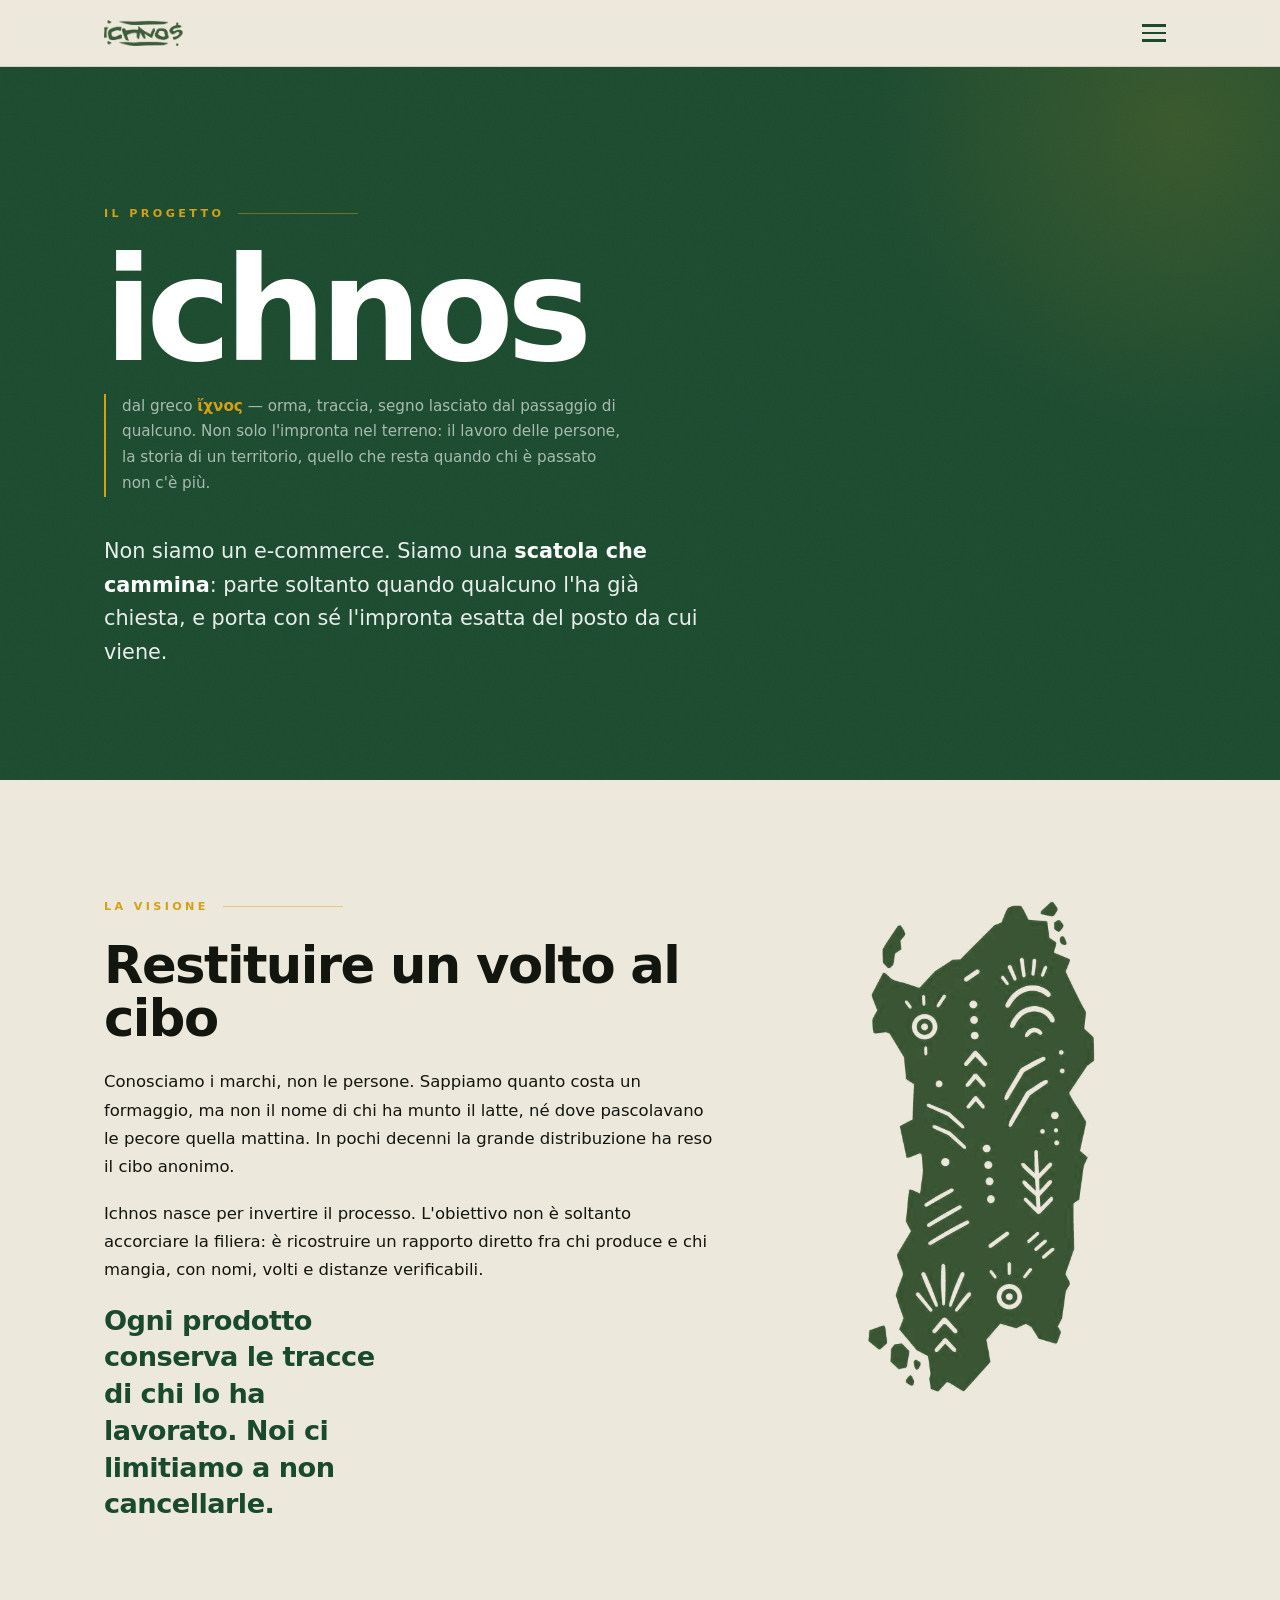
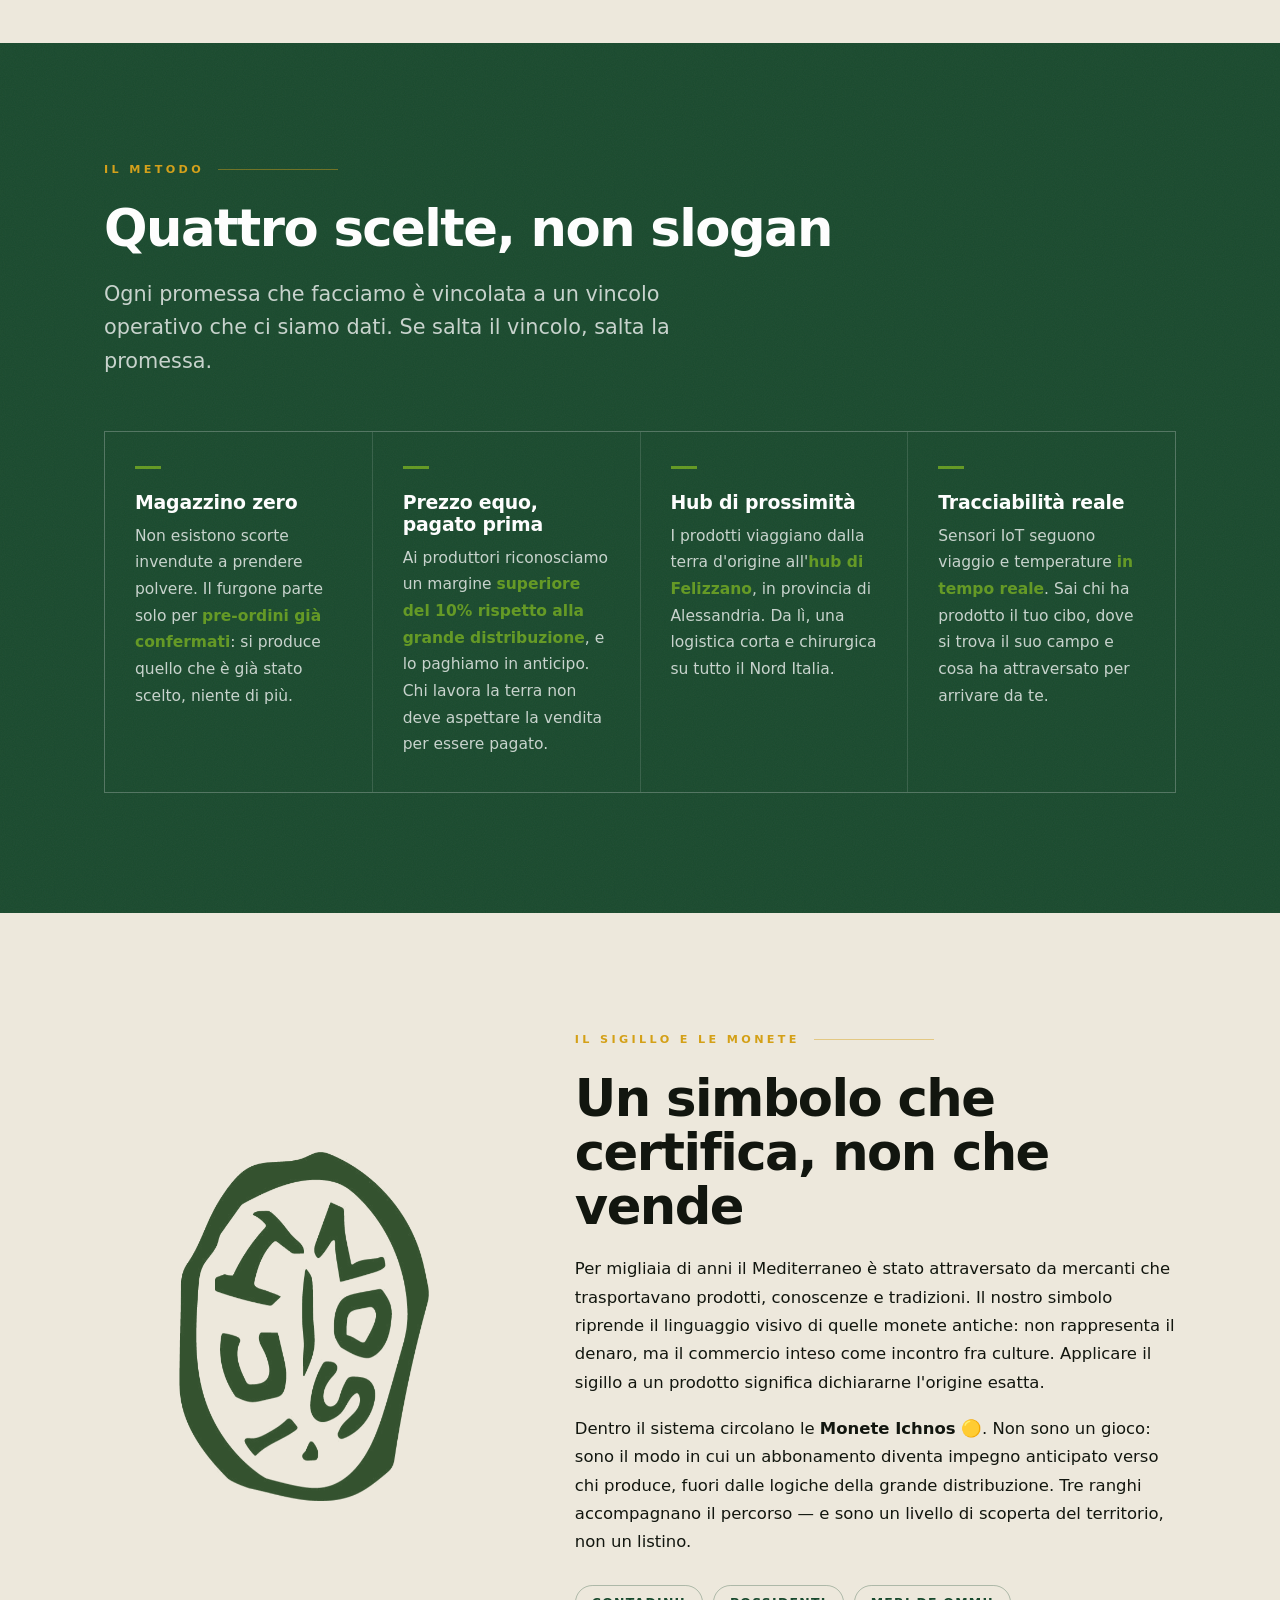
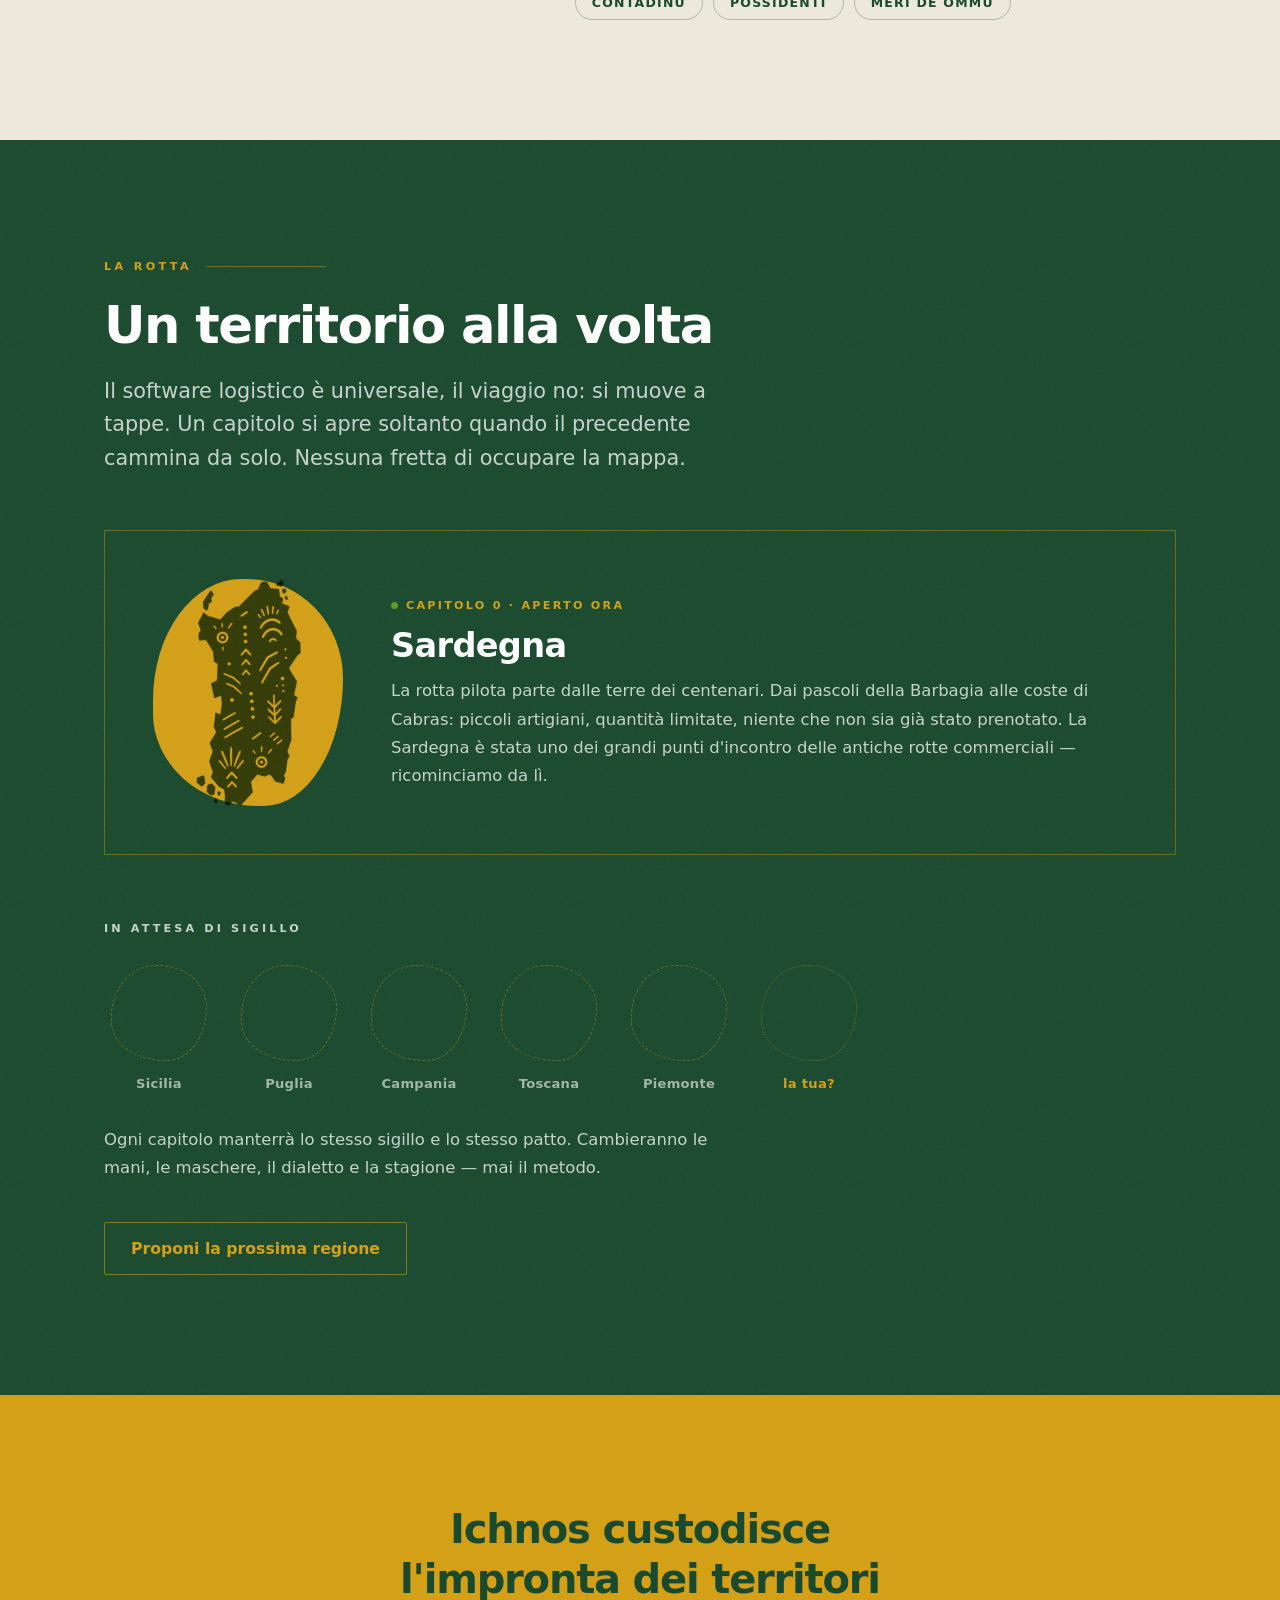
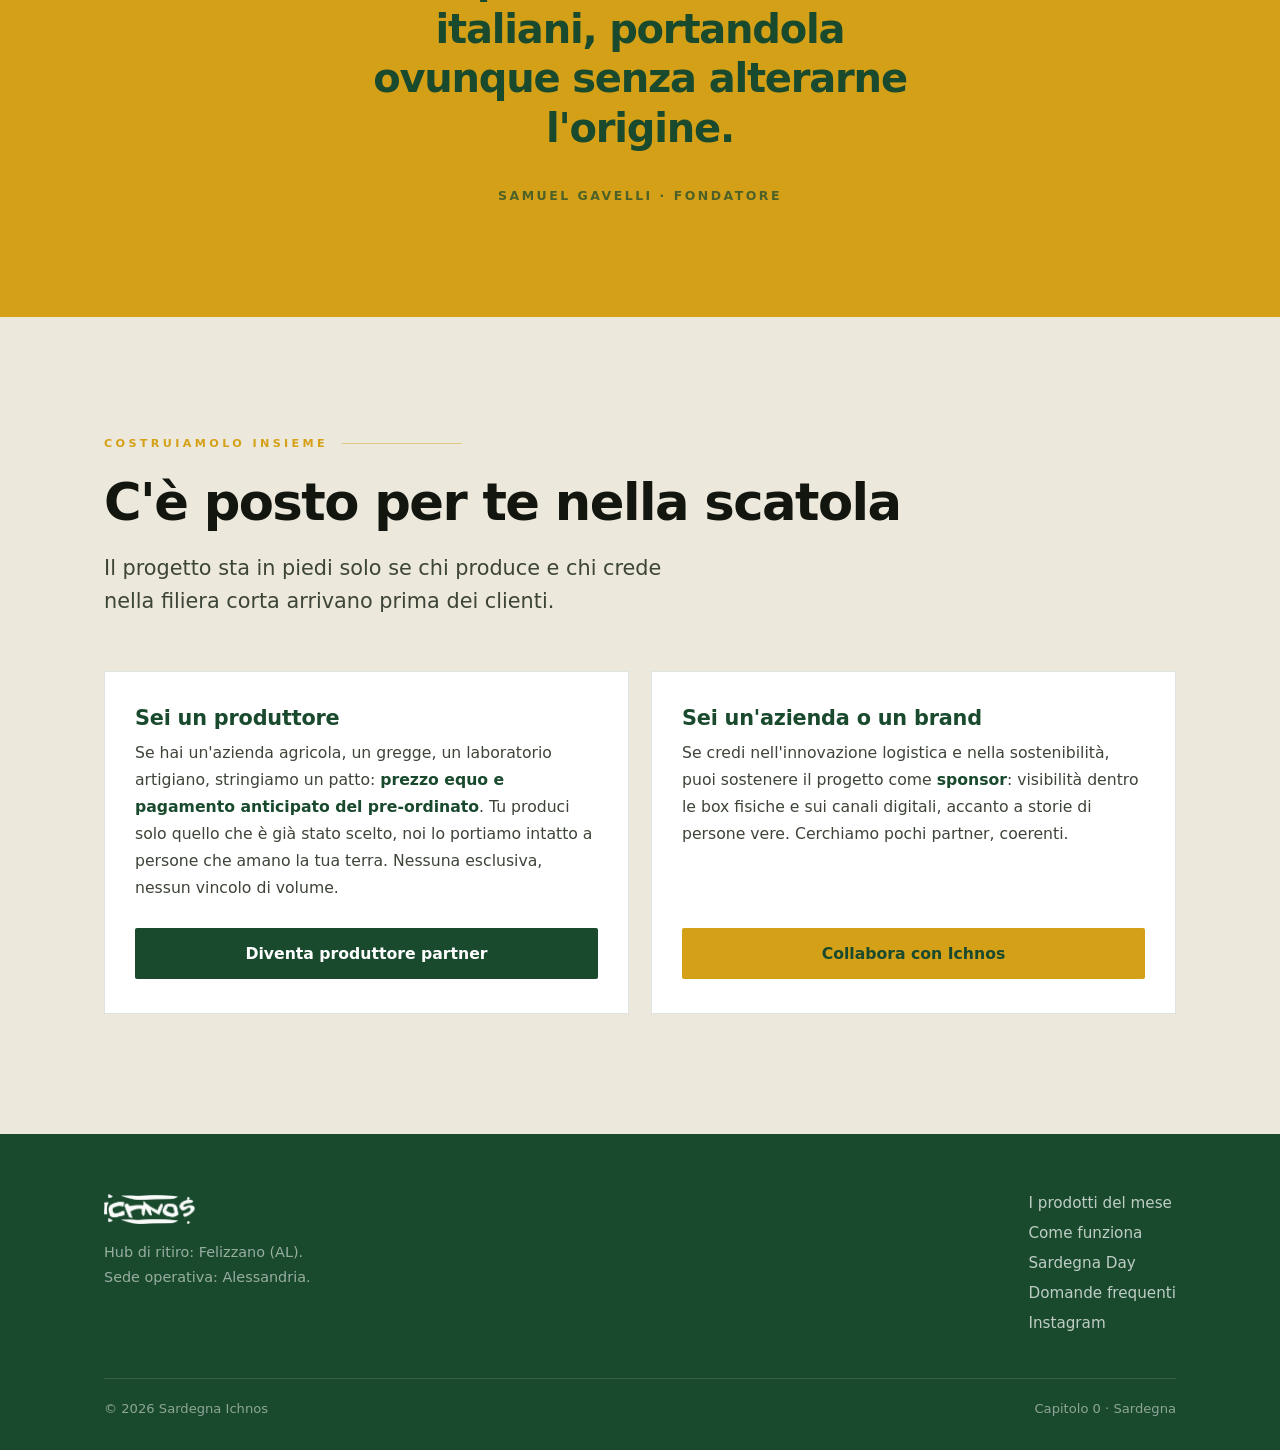
<file: Progetto.html>
<!DOCTYPE html>
<html lang="it">
<head>
<meta charset="UTF-8">
<meta name="viewport" content="width=device-width, initial-scale=1">
<title>Il Progetto — Ichnos</title>
<meta name="description" content="Ichnos custodisce l'impronta dei territori italiani. Filiera diretta, magazzino zero, pagamento anticipato ai produttori. Capitolo 0: Sardegna.">

<!--
  ═══════════════════════════════════════════════════════════
  IMMAGINI DA CARICARE IN /img/  (percorsi usati qui sotto)
  ───────────────────────────────────────────────────────────
  img/logo-verde.png    → il lettering ICHNOS verde   (VERDE_1)
  img/logo-bianco.png   → il lettering ICHNOS bianco  (BIANCO)
  img/sigillo-verde.png → il tondo/sigillo verde      (TONDO_VERDE_1)
  img/sardegna.png      → la Sardegna coi segni nuragici

  ⚠ I file che mi hai passato sono JPEG rinominati .png:
    hanno il FONDO BIANCO, non trasparente.
    Qui uso mix-blend-mode:multiply così funzionano lo stesso
    su fondo chiaro. Quando il grafico ti manda i PNG veri
    con trasparenza, basta togliere le righe .blend { }.
  ═══════════════════════════════════════════════════════════
-->

<style>
:root{
  --verde-scuro:#1a4a2e;
  --verde-chiaro:#639922;
  --oro:#D4A017;
  --carta:#EDE8DC;
  --carta-scura:#DFD8C7;
  --inchiostro:#12160F;
  --font:system-ui,-apple-system,"Segoe UI",Roboto,sans-serif;
}

*{margin:0;padding:0;box-sizing:border-box}
html{scroll-behavior:smooth}
body{
  font-family:var(--font);
  background:var(--carta);
  color:var(--inchiostro);
  -webkit-font-smoothing:antialiased;
  overflow-x:hidden;
}
img{max-width:100%;display:block}
a{color:inherit}

/* grana */
.grana::after{
  content:"";position:absolute;inset:0;pointer-events:none;opacity:.05;
  background-image:url("data:image/svg+xml,%3Csvg xmlns='http://www.w3.org/2000/svg' width='140' height='140'%3E%3Cfilter id='n'%3E%3CfeTurbulence type='fractalNoise' baseFrequency='.9' numOctaves='3'/%3E%3C/filter%3E%3Crect width='140' height='140' filter='url(%23n)'/%3E%3C/svg%3E");
}

.wrap{max-width:1120px;margin:0 auto;padding:0 24px}

/* ── tipografia ─────────────────────────────── */
.occhiello{
  font-size:.7rem;font-weight:700;letter-spacing:.3em;text-transform:uppercase;
  color:var(--oro);display:flex;align-items:center;gap:14px;margin-bottom:26px;
}
.occhiello::after{content:"";height:1px;flex:1;max-width:120px;background:var(--oro);opacity:.45}

h2{
  font-size:clamp(2rem,5.2vw,3.2rem);font-weight:800;line-height:1.05;
  letter-spacing:-.03em;margin-bottom:22px;
}
h3{font-size:1.18rem;font-weight:700;letter-spacing:-.01em;margin-bottom:10px}
p{font-size:1.03rem;line-height:1.72}
.lead{font-size:clamp(1.1rem,2.2vw,1.3rem);line-height:1.62}

/* ── header ─────────────────────────────────── */
header{
  position:sticky;top:0;z-index:60;background:rgba(237,232,220,.92);
  backdrop-filter:blur(10px);border-bottom:1px solid rgba(26,74,46,.14);
}
.barra{display:flex;align-items:center;justify-content:space-between;height:66px}
.marchio img{height:26px;width:auto}
.marchio{display:block;line-height:0}

.hamburger{
  background:none;border:0;cursor:pointer;padding:10px;display:flex;
  flex-direction:column;gap:5px;
}
.hamburger span{
  display:block;width:24px;height:2.5px;background:var(--verde-scuro);
  transition:transform .3s,opacity .2s;
}
.hamburger[aria-expanded="true"] span:nth-child(1){transform:translateY(7.5px) rotate(45deg)}
.hamburger[aria-expanded="true"] span:nth-child(2){opacity:0}
.hamburger[aria-expanded="true"] span:nth-child(3){transform:translateY(-7.5px) rotate(-45deg)}

.menu{
  position:fixed;inset:66px 0 0;background:var(--verde-scuro);z-index:55;
  padding:44px 24px;display:flex;flex-direction:column;gap:4px;
  transform:translateY(-12px);opacity:0;visibility:hidden;
  transition:opacity .28s ease,transform .28s ease,visibility .28s;
}
.menu.aperto{opacity:1;visibility:visible;transform:none}
.menu a{
  color:#fff;text-decoration:none;font-size:1.55rem;font-weight:700;
  letter-spacing:-.02em;padding:16px 0;border-bottom:1px solid rgba(255,255,255,.12);
}
.menu a[aria-current]{color:var(--oro)}
.menu a:hover{color:var(--verde-chiaro)}
.menu .box-cta{
  margin-top:28px;border:0;background:var(--oro);color:var(--verde-scuro);
  text-align:center;border-radius:2px;font-size:1.05rem;letter-spacing:.02em;padding:18px;
}

/* ── hero ───────────────────────────────────── */
.hero{
  position:relative;background:var(--verde-scuro);color:#fff;
  padding:clamp(76px,13vw,140px) 0 clamp(64px,10vw,110px);overflow:hidden;
}
.hero::before{
  content:"";position:absolute;width:640px;height:640px;right:-220px;top:-260px;
  background:radial-gradient(circle,rgba(212,160,23,.16),transparent 68%);
}
.hero .wrap{position:relative;z-index:2}
.parola{
  font-size:clamp(3.6rem,15vw,9rem);font-weight:800;letter-spacing:-.05em;
  line-height:.9;margin-bottom:18px;
}
.glossa{
  font-size:.95rem;line-height:1.7;color:rgba(255,255,255,.62);
  border-left:2px solid var(--oro);padding-left:16px;max-width:520px;margin-bottom:38px;
}
.glossa em{color:var(--oro);font-style:normal;font-weight:600}
.hero .lead{max-width:620px;color:rgba(255,255,255,.9)}
.hero .lead strong{color:#fff;font-weight:700}

/* ── sezioni ────────────────────────────────── */
section{position:relative}
.sez{padding:clamp(70px,11vw,120px) 0}
.chiara{background:var(--carta)}
.scura{background:var(--verde-scuro);color:#fff}
.scura p{color:rgba(255,255,255,.76)}

/* visione */
.visione-griglia{display:grid;gap:44px}
.visione-testo p+p{margin-top:18px}
.chiusa{
  font-size:clamp(1.25rem,3.2vw,1.7rem);font-weight:700;line-height:1.35;
  letter-spacing:-.02em;color:var(--verde-scuro);margin-top:34px;max-width:15ch;
}
.mappa-sardegna{max-width:230px;margin:0 auto}
.blend{mix-blend-mode:multiply}

/* metodo */
.metodo{display:grid;gap:1px;background:rgba(255,255,255,.13);margin-top:52px;border:1px solid rgba(255,255,255,.13)}
.pilastro{background:var(--verde-scuro);padding:34px 30px}
.pilastro .tacca{width:26px;height:3px;background:var(--verde-chiaro);margin-bottom:22px}
.pilastro h3{color:#fff}
.pilastro p{font-size:.97rem}
.pilastro strong{color:var(--verde-chiaro);font-weight:700}

/* sigillo */
.sigillo-griglia{display:grid;gap:48px;align-items:center}
.sigillo-img{max-width:250px;margin:0 auto}
.sigillo-testo p+p{margin-top:18px}
.ranghi{
  display:flex;flex-wrap:wrap;gap:10px;margin-top:28px;
}
.rango{
  font-size:.78rem;font-weight:700;letter-spacing:.1em;text-transform:uppercase;
  border:1px solid rgba(26,74,46,.3);border-radius:999px;padding:9px 16px;color:var(--verde-scuro);
}

/* ── LA ROTTA (elemento firma) ──────────────── */
.capitolo-aperto{
  display:grid;gap:32px;align-items:center;margin-top:54px;
  border:1px solid rgba(212,160,23,.4);padding:clamp(28px,5vw,48px);
}
.timbro{
  width:clamp(140px,26vw,190px);aspect-ratio:1;margin:0 auto;position:relative;
  background:var(--oro);
  border-radius:48% 52% 43% 57% / 55% 45% 58% 42%;
  display:grid;place-items:center;
}
.timbro img{width:56%;mix-blend-mode:multiply}
.stato{
  display:inline-flex;align-items:center;gap:8px;font-size:.7rem;font-weight:700;
  letter-spacing:.2em;text-transform:uppercase;color:var(--oro);margin-bottom:14px;
}
.punto{width:7px;height:7px;border-radius:50%;background:var(--verde-chiaro);animation:battito 2.4s ease-in-out infinite}
@keyframes battito{0%,100%{opacity:1;transform:scale(1)}50%{opacity:.35;transform:scale(.8)}}
.capitolo-aperto h3{font-size:clamp(1.5rem,3.6vw,2.1rem);letter-spacing:-.02em}

.attesa-titolo{
  margin-top:64px;font-size:.7rem;font-weight:700;letter-spacing:.28em;
  text-transform:uppercase;color:rgba(255,255,255,.42);
}
.sigilli-vuoti{
  display:grid;grid-template-columns:repeat(auto-fit,minmax(96px,1fr));
  gap:20px;margin-top:26px;max-width:760px;
}
.vuoto{text-align:center}
.vuoto .anello{
  width:100%;max-width:96px;aspect-ratio:1;margin:0 auto 12px;
  border:1.5px dashed rgba(212,160,23,.42);
  border-radius:48% 52% 43% 57% / 55% 45% 58% 42%;
  transition:border-color .35s,transform .35s;
}
.vuoto:hover .anello{border-color:var(--oro);transform:rotate(-4deg)}
.vuoto span{font-size:.82rem;font-weight:600;color:rgba(255,255,255,.6);letter-spacing:.02em}
.vuoto:last-child .anello{border-style:dotted}
.vuoto:last-child span{color:var(--oro)}

/* ── patto ──────────────────────────────────── */
.patto{background:var(--oro);color:var(--verde-scuro);padding:clamp(70px,10vw,110px) 0;text-align:center}
.patto blockquote{
  font-size:clamp(1.4rem,4.4vw,2.5rem);font-weight:800;line-height:1.24;
  letter-spacing:-.03em;max-width:20ch;margin:0 auto;
}
.firma{margin-top:32px;font-size:.78rem;font-weight:700;letter-spacing:.2em;text-transform:uppercase;opacity:.72}

/* ── collabora ──────────────────────────────── */
.due-carte{display:grid;gap:22px;margin-top:52px}
.carta{
  background:#fff;border:1px solid rgba(26,74,46,.14);padding:34px 30px;
  display:flex;flex-direction:column;
}
.carta h3{color:var(--verde-scuro);font-size:1.3rem}
.carta p{font-size:.98rem;color:#3d4438;flex:1}
.carta strong{color:var(--verde-scuro)}
.bottone{
  display:inline-block;margin-top:26px;text-align:center;text-decoration:none;
  background:var(--verde-scuro);color:#fff;font-weight:700;font-size:.98rem;
  padding:16px 26px;border-radius:2px;transition:background .25s;
}
.bottone:hover{background:var(--verde-chiaro)}
.bottone.oro{background:var(--oro);color:var(--verde-scuro)}
.bottone.oro:hover{background:var(--verde-chiaro);color:#fff}
.bottone.fantasma{background:none;color:var(--oro);border:1px solid rgba(212,160,23,.55);margin-top:40px}
.bottone.fantasma:hover{background:var(--oro);color:var(--verde-scuro)}

/* ── footer ─────────────────────────────────── */
footer{background:var(--verde-scuro);color:#fff;padding:60px 0 34px}
.footer-alto{display:flex;flex-wrap:wrap;gap:34px;justify-content:space-between;align-items:flex-start}
footer img{height:30px;width:auto}
.footer-link{display:flex;flex-direction:column;gap:12px}
.footer-link a{color:rgba(255,255,255,.72);text-decoration:none;font-size:.95rem}
.footer-link a:hover{color:var(--oro)}
.footer-basso{
  margin-top:46px;padding-top:22px;border-top:1px solid rgba(255,255,255,.13);
  display:flex;flex-wrap:wrap;gap:12px;justify-content:space-between;
  font-size:.82rem;color:rgba(255,255,255,.5);
}

/* ── animazioni di entrata ──────────────────── */
.rivela{opacity:0;transform:translateY(22px);transition:opacity .7s ease,transform .7s ease}
.rivela.visto{opacity:1;transform:none}

:focus-visible{outline:2px solid var(--oro);outline-offset:3px}

@media (prefers-reduced-motion:reduce){
  *{animation:none!important;transition:none!important}
  .rivela{opacity:1;transform:none}
  html{scroll-behavior:auto}
}

/* ── desktop ────────────────────────────────── */
@media (min-width:760px){
  .visione-griglia{grid-template-columns:1.4fr .9fr;gap:70px}
  .metodo{grid-template-columns:1fr 1fr}
  .sigillo-griglia{grid-template-columns:.8fr 1.2fr;gap:70px}
  .capitolo-aperto{grid-template-columns:auto 1fr;gap:48px}
  .timbro{margin:0}
  .due-carte{grid-template-columns:1fr 1fr}
}
@media (min-width:1000px){
  .metodo{grid-template-columns:repeat(4,1fr)}
}
</style>
</head>
<body>

<!-- ═══ HEADER ═══ -->
<header>
  <div class="wrap barra">
    <a href="index.html" class="marchio" aria-label="Ichnos — home">
      <img src="img/logo-verde.png" alt="Ichnos">
    </a>
    <button class="hamburger" id="tastoMenu" aria-expanded="false" aria-controls="menu" aria-label="Apri il menu">
      <span></span><span></span><span></span>
    </button>
  </div>
</header>

<nav class="menu" id="menu">
  <a href="index.html#prodotti-del-mese">I prodotti del mese</a>
  <a href="progetto.html" aria-current="page">Progetto Ichnos</a>
  <a href="https://instagram.com/projectichnos" target="_blank" rel="noopener">Instagram</a>
  <a href="index.html#box" class="box-cta">Le nostre BOX</a>
</nav>

<!-- ═══ HERO ═══ -->
<section class="hero grana">
  <div class="wrap">
    <div class="occhiello">Il progetto</div>
    <div class="parola">ichnos</div>
    <p class="glossa">
      dal greco <em>ἴχνος</em> — orma, traccia, segno lasciato dal passaggio di qualcuno.
      Non solo l'impronta nel terreno: il lavoro delle persone, la storia di un territorio,
      quello che resta quando chi è passato non c'è più.
    </p>
    <p class="lead">
      Non siamo un e-commerce. Siamo una <strong>scatola che cammina</strong>:
      parte soltanto quando qualcuno l'ha già chiesta, e porta con sé l'impronta
      esatta del posto da cui viene.
    </p>
  </div>
</section>

<!-- ═══ LA VISIONE ═══ -->
<section class="sez chiara" id="visione">
  <div class="wrap">
    <div class="visione-griglia rivela">
      <div class="visione-testo">
        <div class="occhiello">La visione</div>
        <h2>Restituire un volto al cibo</h2>
        <p>
          Conosciamo i marchi, non le persone. Sappiamo quanto costa un formaggio,
          ma non il nome di chi ha munto il latte, né dove pascolavano le pecore quella mattina.
          In pochi decenni la grande distribuzione ha reso il cibo anonimo.
        </p>
        <p>
          Ichnos nasce per invertire il processo. L'obiettivo non è soltanto accorciare
          la filiera: è ricostruire un rapporto diretto fra chi produce e chi mangia,
          con nomi, volti e distanze verificabili.
        </p>
        <p class="chiusa">Ogni prodotto conserva le tracce di chi lo ha lavorato. Noi ci limitiamo a non cancellarle.</p>
      </div>
      <div>
        <img class="mappa-sardegna blend" src="img/sardegna.png" alt="La Sardegna incisa con i segni della tradizione nuragica">
      </div>
    </div>
  </div>
</section>

<!-- ═══ IL METODO ═══ -->
<section class="sez scura grana" id="metodo">
  <div class="wrap">
    <div class="rivela">
      <div class="occhiello">Il metodo</div>
      <h2>Quattro scelte, non slogan</h2>
      <p class="lead" style="max-width:640px">
        Ogni promessa che facciamo è vincolata a un vincolo operativo che ci siamo dati.
        Se salta il vincolo, salta la promessa.
      </p>
    </div>

    <div class="metodo rivela">
      <div class="pilastro">
        <div class="tacca"></div>
        <h3>Magazzino zero</h3>
        <p>Non esistono scorte invendute a prendere polvere. Il furgone parte solo per <strong>pre-ordini già confermati</strong>: si produce quello che è già stato scelto, niente di più.</p>
      </div>
      <div class="pilastro">
        <div class="tacca"></div>
        <h3>Prezzo equo, pagato prima</h3>
        <p>Ai produttori riconosciamo un margine <strong>superiore del 10% rispetto alla grande distribuzione</strong>, e lo paghiamo in anticipo. Chi lavora la terra non deve aspettare la vendita per essere pagato.</p>
      </div>
      <div class="pilastro">
        <div class="tacca"></div>
        <h3>Hub di prossimità</h3>
        <p>I prodotti viaggiano dalla terra d'origine all'<strong>hub di Felizzano</strong>, in provincia di Alessandria. Da lì, una logistica corta e chirurgica su tutto il Nord Italia.</p>
      </div>
      <div class="pilastro">
        <div class="tacca"></div>
        <h3>Tracciabilità reale</h3>
        <p>Sensori IoT seguono viaggio e temperature <strong>in tempo reale</strong>. Sai chi ha prodotto il tuo cibo, dove si trova il suo campo e cosa ha attraversato per arrivare da te.</p>
      </div>
    </div>
  </div>
</section>

<!-- ═══ IL SIGILLO ═══ -->
<section class="sez chiara" id="sigillo">
  <div class="wrap">
    <div class="sigillo-griglia rivela">
      <div>
        <img class="sigillo-img blend" src="img/sigillo-verde.png" alt="Il sigillo Ichnos, ispirato alle antiche monete mediterranee">
      </div>
      <div class="sigillo-testo">
        <div class="occhiello">Il sigillo e le monete</div>
        <h2>Un simbolo che certifica, non che vende</h2>
        <p>
          Per migliaia di anni il Mediterraneo è stato attraversato da mercanti che
          trasportavano prodotti, conoscenze e tradizioni. Il nostro simbolo riprende
          il linguaggio visivo di quelle monete antiche: non rappresenta il denaro,
          ma il commercio inteso come incontro fra culture. Applicare il sigillo a un
          prodotto significa dichiararne l'origine esatta.
        </p>
        <p>
          Dentro il sistema circolano le <strong>Monete Ichnos</strong> 🟡. Non sono un gioco:
          sono il modo in cui un abbonamento diventa impegno anticipato verso chi produce,
          fuori dalle logiche della grande distribuzione. Tre ranghi accompagnano il percorso —
          e sono un livello di scoperta del territorio, non un listino.
        </p>
        <div class="ranghi">
          <span class="rango">Contadinu</span>
          <span class="rango">Possidenti</span>
          <span class="rango">Meri de Ommu</span>
        </div>
      </div>
    </div>
  </div>
</section>

<!-- ═══ LA ROTTA — elemento firma ═══ -->
<section class="sez scura grana" id="rotta">
  <div class="wrap">
    <div class="rivela">
      <div class="occhiello">La rotta</div>
      <h2>Un territorio alla volta</h2>
      <p class="lead" style="max-width:660px">
        Il software logistico è universale, il viaggio no: si muove a tappe.
        Un capitolo si apre soltanto quando il precedente cammina da solo.
        Nessuna fretta di occupare la mappa.
      </p>
    </div>

    <div class="capitolo-aperto rivela">
      <div class="timbro">
        <img src="img/sardegna.png" alt="">
      </div>
      <div>
        <div class="stato"><span class="punto"></span> Capitolo 0 · aperto ora</div>
        <h3>Sardegna</h3>
        <p style="margin-top:12px">
          La rotta pilota parte dalle terre dei centenari. Dai pascoli della Barbagia
          alle coste di Cabras: piccoli artigiani, quantità limitate, niente che non sia
          già stato prenotato. La Sardegna è stata uno dei grandi punti d'incontro
          delle antiche rotte commerciali — ricominciamo da lì.
        </p>
      </div>
    </div>

    <p class="attesa-titolo">In attesa di sigillo</p>
    <div class="sigilli-vuoti rivela">
      <div class="vuoto"><div class="anello"></div><span>Sicilia</span></div>
      <div class="vuoto"><div class="anello"></div><span>Puglia</span></div>
      <div class="vuoto"><div class="anello"></div><span>Campania</span></div>
      <div class="vuoto"><div class="anello"></div><span>Toscana</span></div>
      <div class="vuoto"><div class="anello"></div><span>Piemonte</span></div>
      <div class="vuoto"><div class="anello"></div><span>la tua?</span></div>
    </div>

    <p style="max-width:620px;margin-top:34px">
      Ogni capitolo manterrà lo stesso sigillo e lo stesso patto. Cambieranno le mani,
      le maschere, il dialetto e la stagione — mai il metodo.
    </p>

    <a class="bottone fantasma" href="#" data-tally>Proponi la prossima regione</a>
  </div>
</section>

<!-- ═══ IL PATTO ═══ -->
<section class="patto" id="patto">
  <div class="wrap rivela">
    <blockquote>Ichnos custodisce l'impronta dei territori italiani, portandola ovunque senza alterarne l'origine.</blockquote>
    <p class="firma">Samuel Gavelli · fondatore</p>
  </div>
</section>

<!-- ═══ COLLABORA ═══ -->
<section class="sez chiara" id="collabora">
  <div class="wrap">
    <div class="rivela">
      <div class="occhiello">Costruiamolo insieme</div>
      <h2>C'è posto per te nella scatola</h2>
      <p class="lead" style="max-width:600px;color:#3d4438">
        Il progetto sta in piedi solo se chi produce e chi crede nella filiera corta
        arrivano prima dei clienti.
      </p>
    </div>

    <div class="due-carte rivela">
      <div class="carta">
        <h3>Sei un produttore</h3>
        <p>
          Se hai un'azienda agricola, un gregge, un laboratorio artigiano, stringiamo un patto:
          <strong>prezzo equo e pagamento anticipato del pre-ordinato</strong>. Tu produci solo
          quello che è già stato scelto, noi lo portiamo intatto a persone che amano la tua terra.
          Nessuna esclusiva, nessun vincolo di volume.
        </p>
        <a class="bottone" href="#" data-tally>Diventa produttore partner</a>
      </div>
      <div class="carta">
        <h3>Sei un'azienda o un brand</h3>
        <p>
          Se credi nell'innovazione logistica e nella sostenibilità, puoi sostenere il progetto
          come <strong>sponsor</strong>: visibilità dentro le box fisiche e sui canali digitali,
          accanto a storie di persone vere. Cerchiamo pochi partner, coerenti.
        </p>
        <a class="bottone oro" href="#" data-tally>Collabora con Ichnos</a>
      </div>
    </div>

    <!-- Quando avrai i loghi veri degli sponsor, scommenta questa striscia.
    <div style="margin-top:56px">
      <p class="attesa-titolo" style="color:rgba(26,74,46,.45);margin-top:0">Sostengono il progetto</p>
      <div style="display:flex;flex-wrap:wrap;gap:38px;align-items:center;margin-top:22px">
        <img src="img/sponsor-1.png" alt="" style="height:38px;opacity:.65">
      </div>
    </div>
    -->
  </div>
</section>

<!-- ═══ FOOTER ═══ -->
<footer>
  <div class="wrap">
    <div class="footer-alto">
      <div>
        <img src="img/logo-bianco.png" alt="Ichnos">
        <p style="margin-top:16px;font-size:.9rem;color:rgba(255,255,255,.55);max-width:280px">
          Hub di ritiro: Felizzano (AL).<br>Sede operativa: Alessandria.
        </p>
      </div>
      <div class="footer-link">
        <a href="index.html#prodotti-del-mese">I prodotti del mese</a>
        <a href="index.html#come-funziona">Come funziona</a>
        <a href="index.html#sardegna-day">Sardegna Day</a>
        <a href="index.html#faq">Domande frequenti</a>
        <a href="https://instagram.com/projectichnos" target="_blank" rel="noopener">Instagram</a>
      </div>
    </div>
    <div class="footer-basso">
      <span>© 2026 Sardegna Ichnos</span>
      <span>Capitolo 0 · Sardegna</span>
    </div>
  </div>
</footer>

<script>
// menu
const tasto = document.getElementById('tastoMenu');
const menu  = document.getElementById('menu');
tasto.addEventListener('click', () => {
  const aperto = tasto.getAttribute('aria-expanded') === 'true';
  tasto.setAttribute('aria-expanded', String(!aperto));
  tasto.setAttribute('aria-label', aperto ? 'Apri il menu' : 'Chiudi il menu');
  menu.classList.toggle('aperto', !aperto);
  document.body.style.overflow = aperto ? '' : 'hidden';
});
document.addEventListener('keydown', e => {
  if (e.key === 'Escape' && menu.classList.contains('aperto')) tasto.click();
});

// rivelazione allo scroll
const osservatore = new IntersectionObserver(voci => {
  voci.forEach(v => { if (v.isIntersecting) { v.target.classList.add('visto'); osservatore.unobserve(v.target); } });
}, { threshold: 0.12, rootMargin: '0px 0px -60px 0px' });
document.querySelectorAll('.rivela').forEach(el => osservatore.observe(el));
</script>

</body>
</html>
</file>
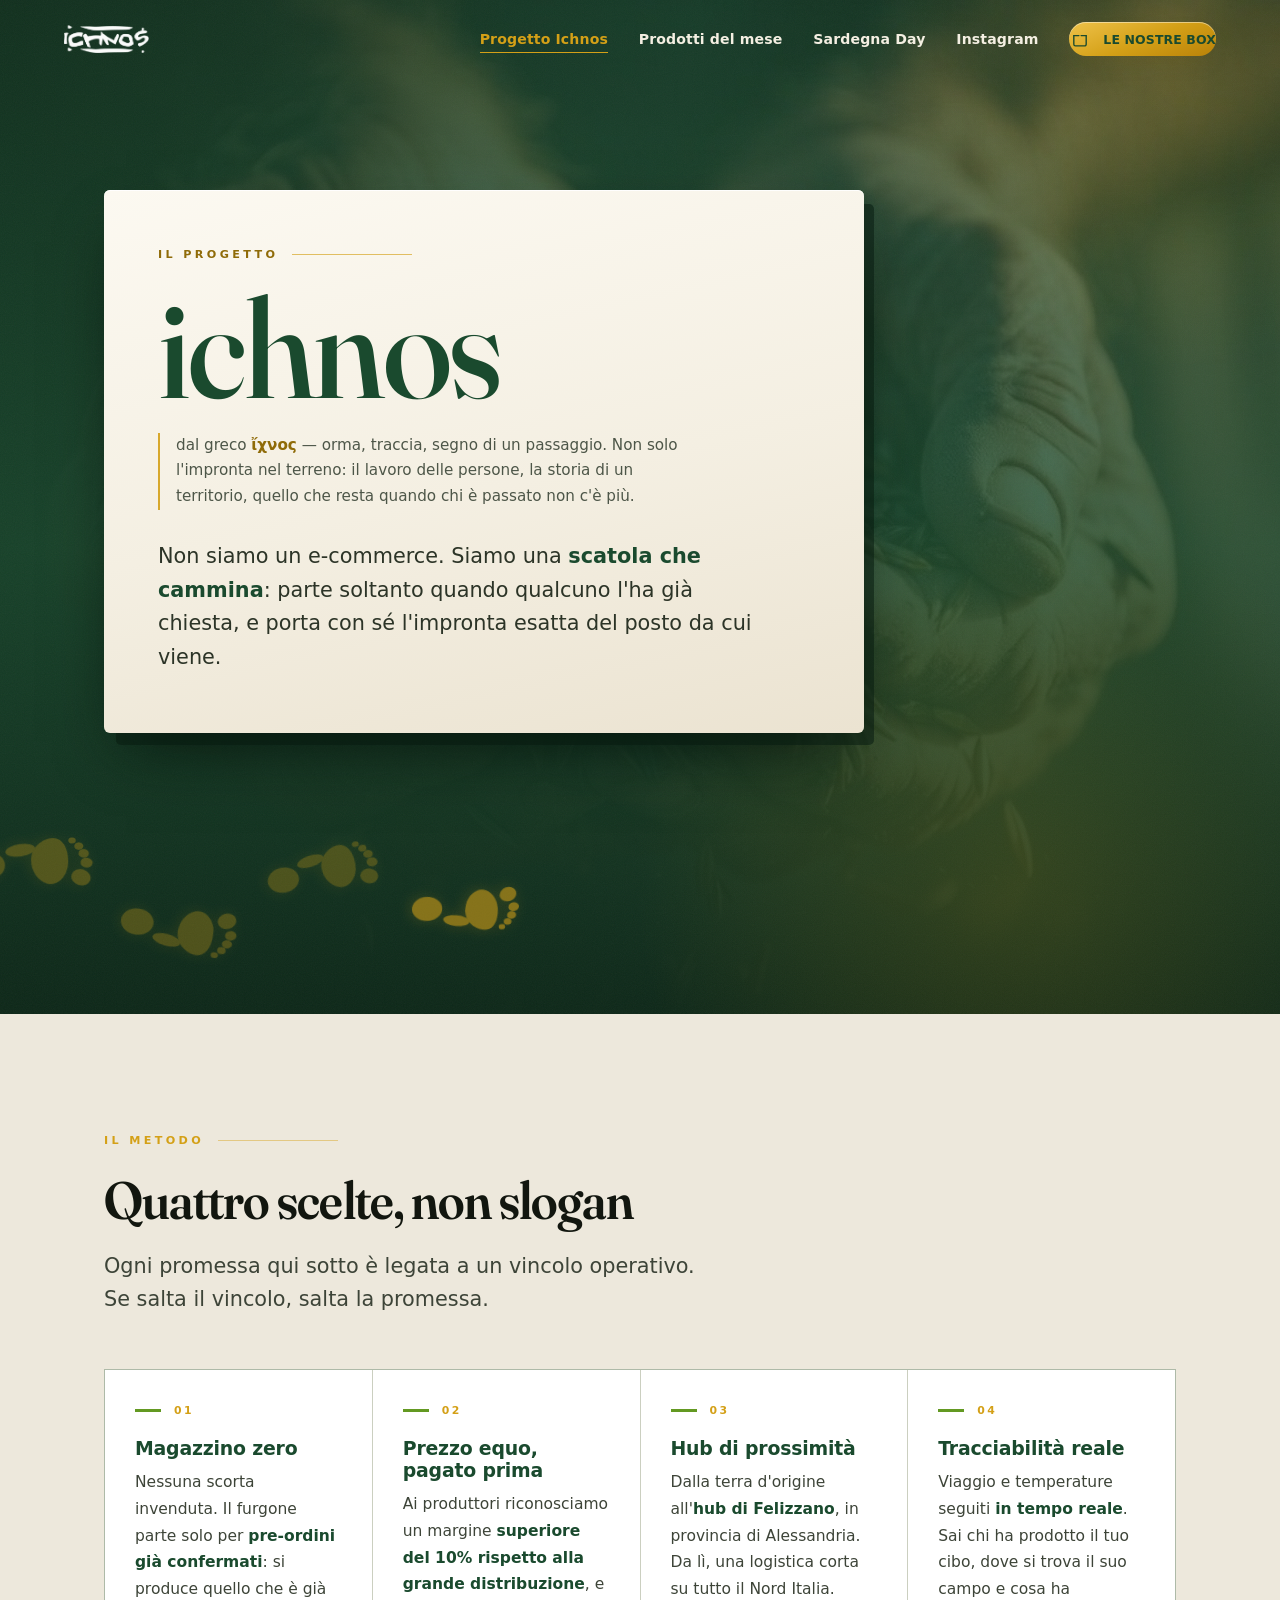
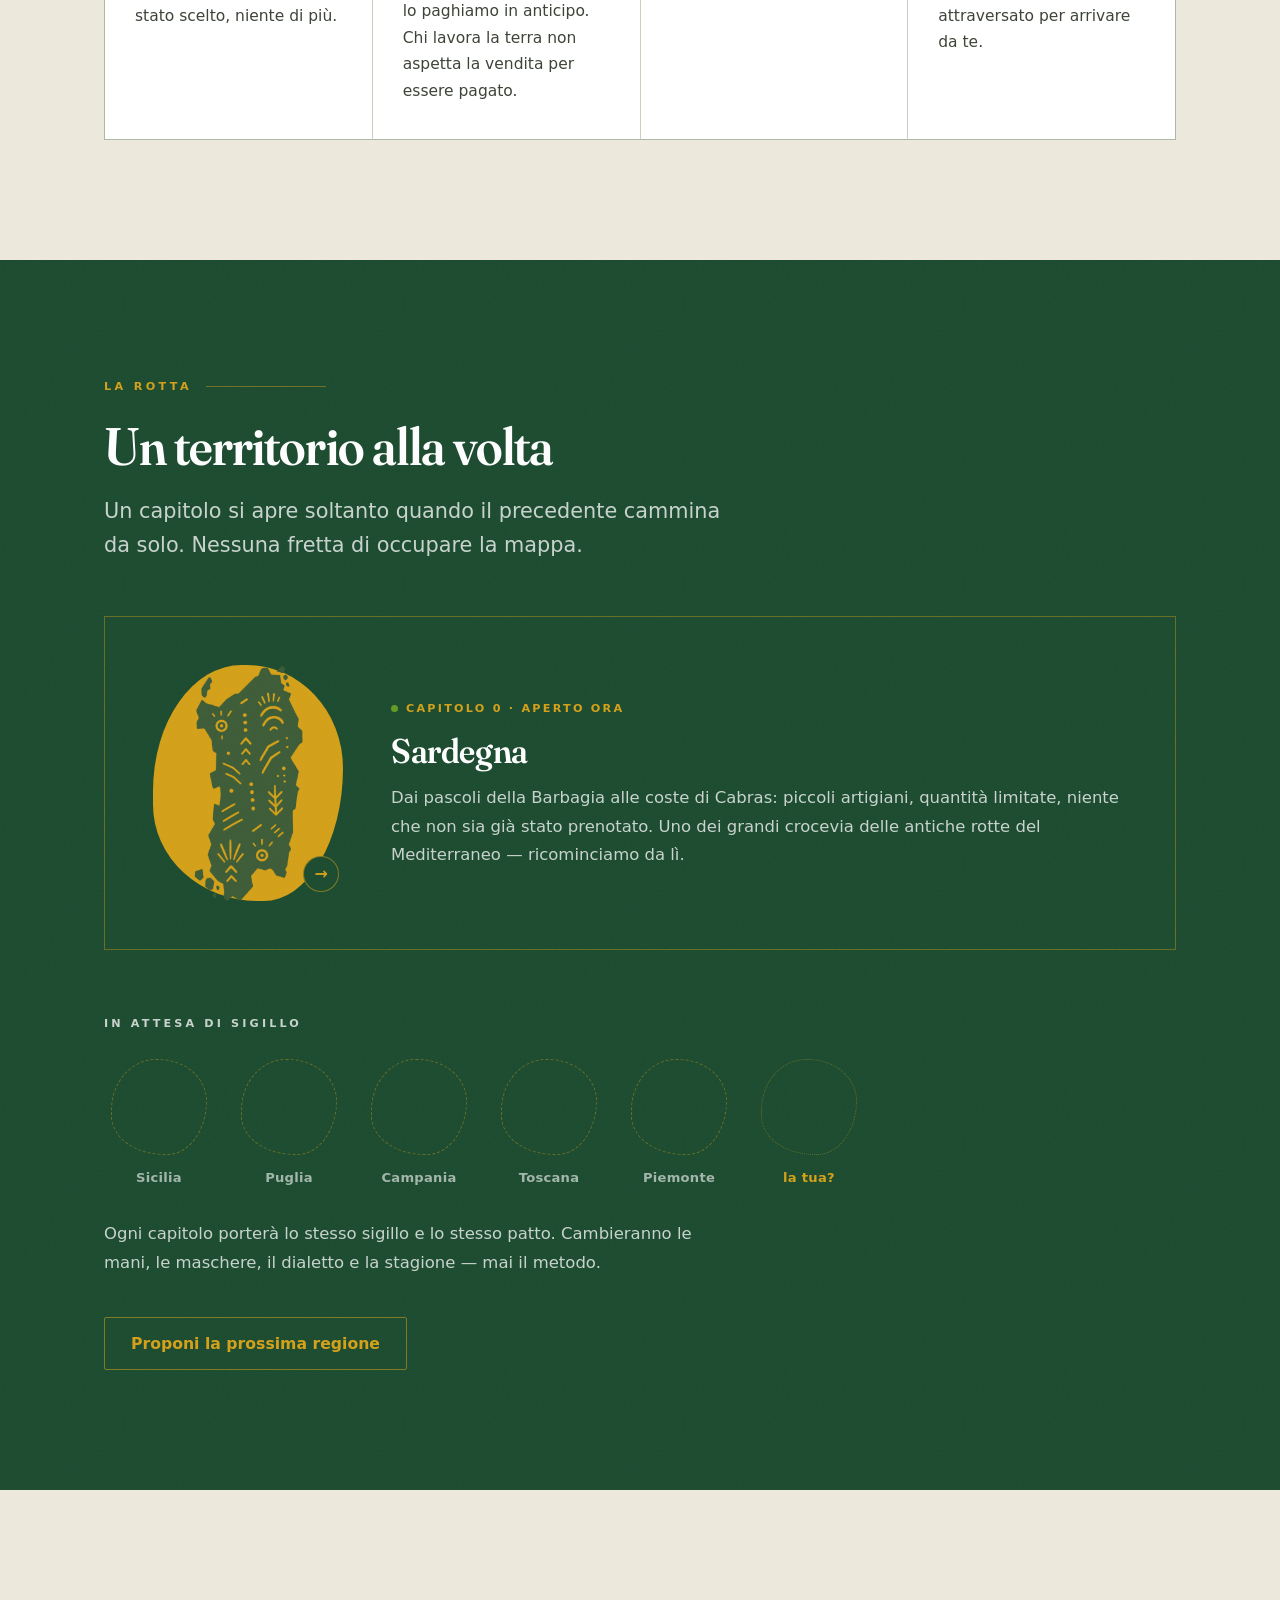
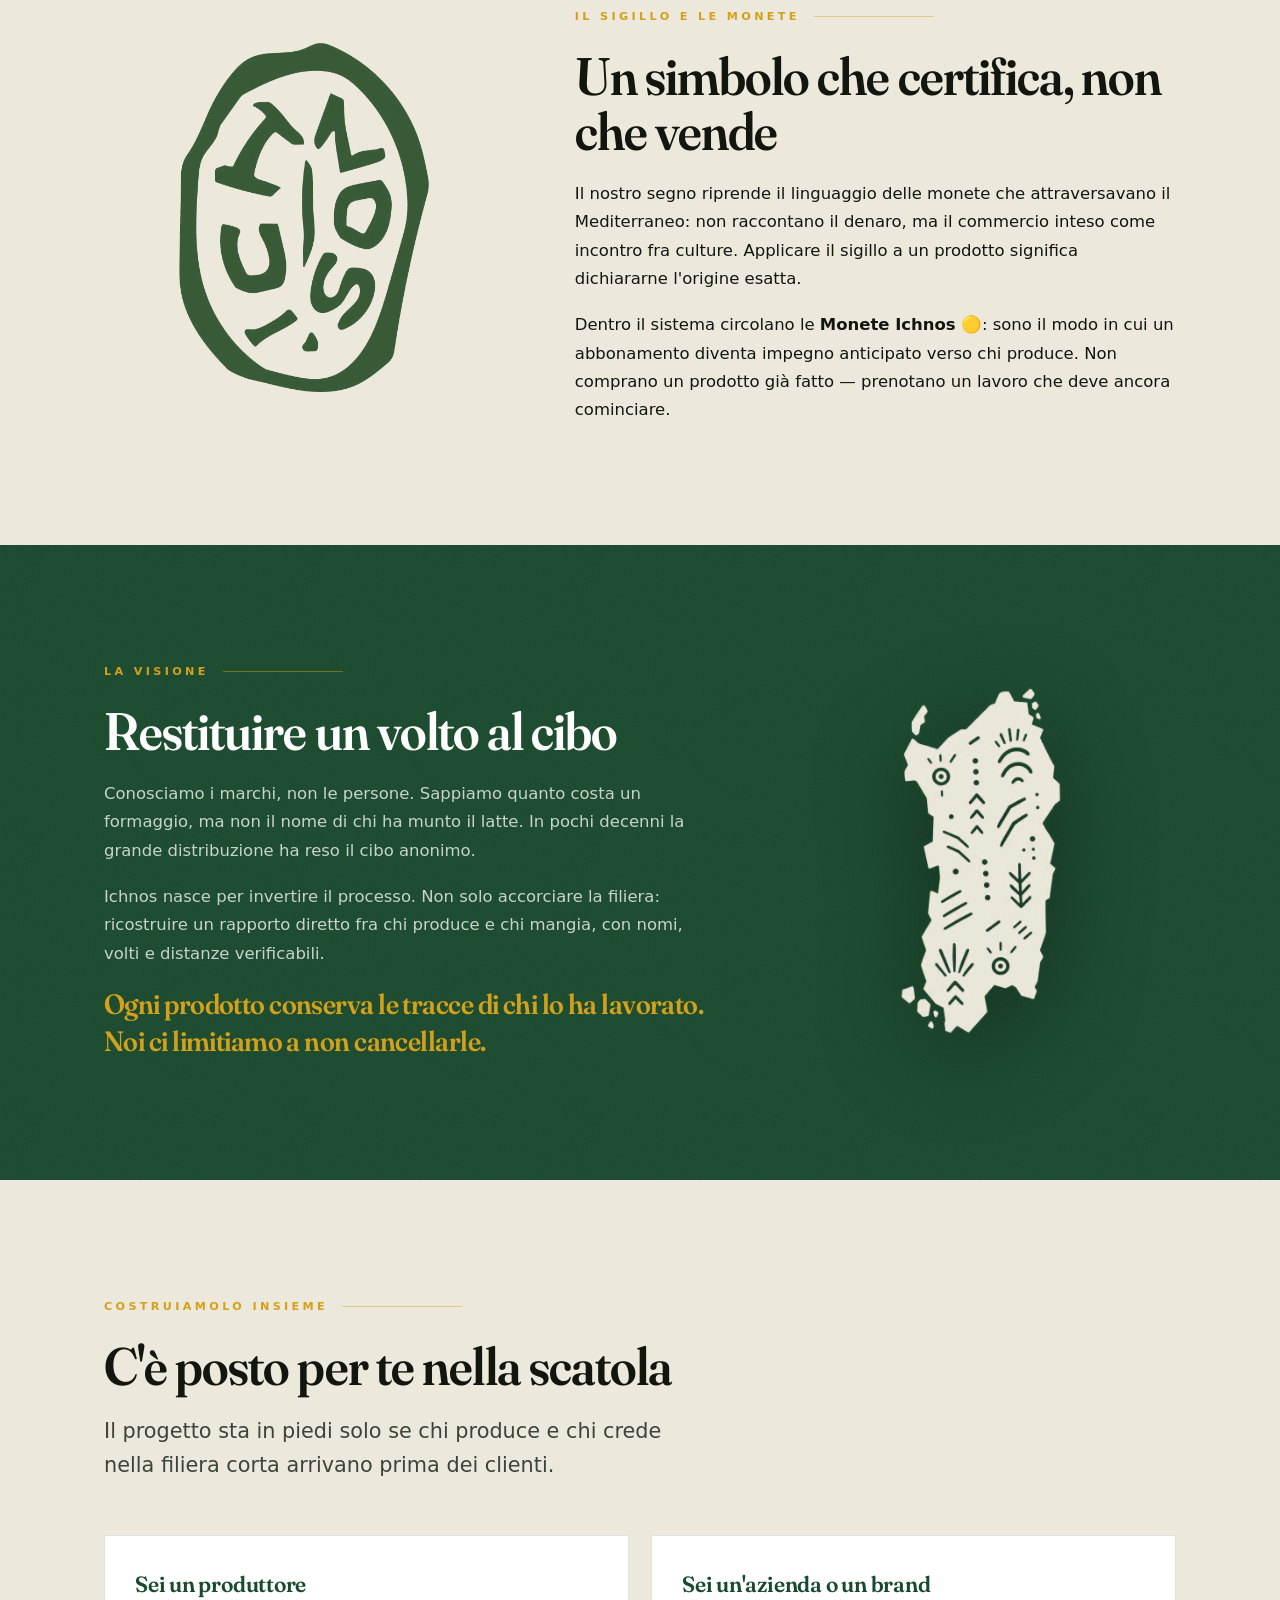
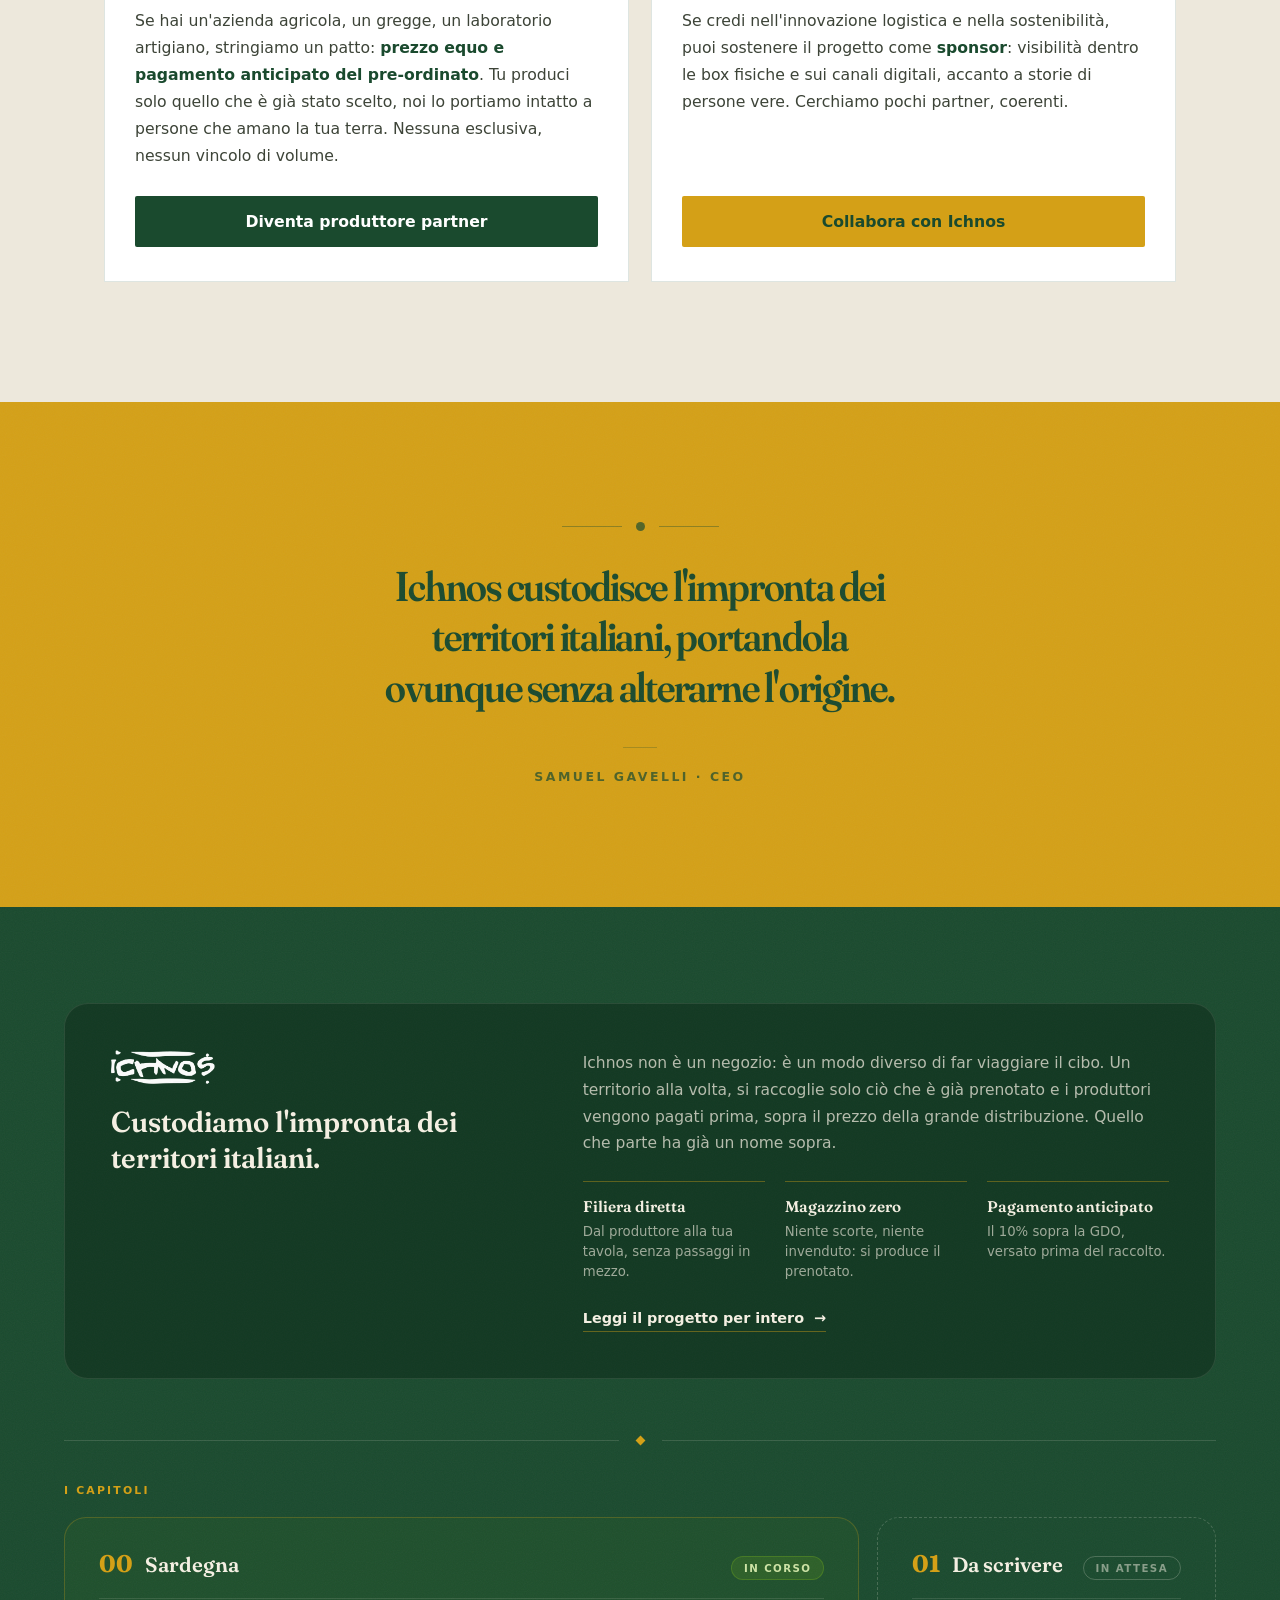
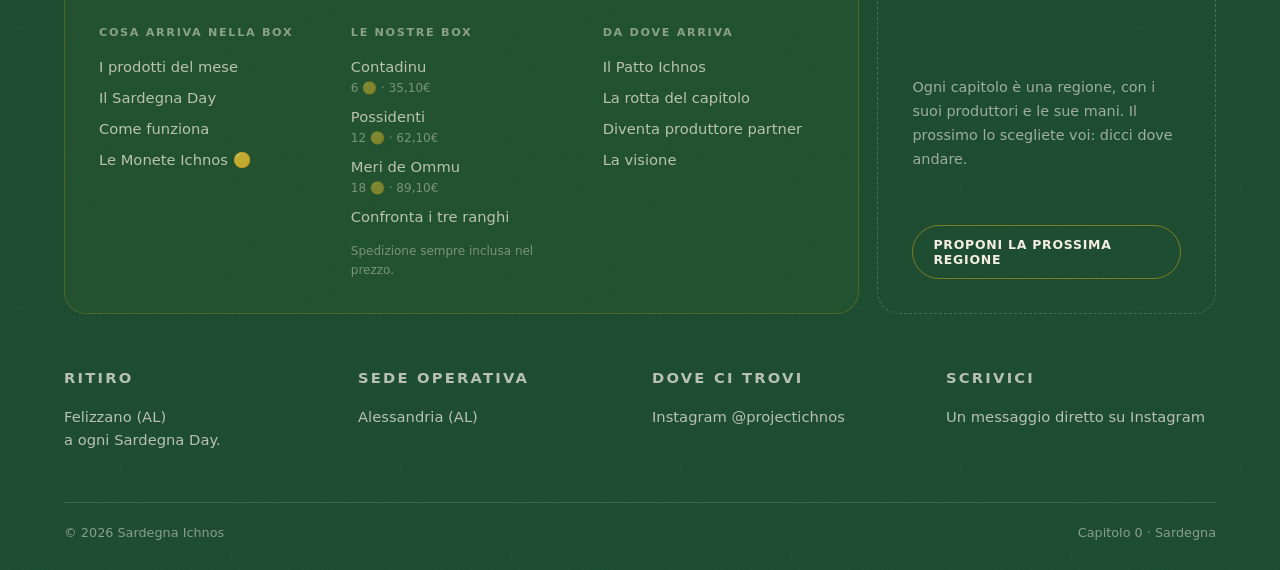
<file: progetto.html>
<!DOCTYPE html>
<html lang="it">
<head>
<meta charset="UTF-8">
<meta name="viewport" content="width=device-width, initial-scale=1">
<title>Il Progetto — Ichnos</title>
<meta name="description" content="Ichnos custodisce l'impronta dei territori italiani. Filiera diretta, magazzino zero, pagamento anticipato ai produttori. Capitolo 0: Sardegna.">

<meta property="og:type" content="article">
<meta property="og:locale" content="it_IT">
<meta property="og:site_name" content="Sardegna Ichnos">
<meta property="og:url" content="https://projectichnos.samuel-gavelli.workers.dev/progetto.html">
<link rel="canonical" href="https://projectichnos.samuel-gavelli.workers.dev/progetto.html">
<meta property="og:title" content="Il Progetto — Ichnos">
<meta property="og:description" content="Filiera diretta, magazzino zero, pagamento anticipato ai produttori. Capitolo 0: Sardegna.">
<meta property="og:image" content="https://projectichnos.samuel-gavelli.workers.dev/img/og-ichnos.jpg">
<meta property="og:image:width" content="1200">
<meta property="og:image:height" content="630">
<meta name="twitter:card" content="summary_large_image">

<link rel="icon" type="image/png" href="favicon.png?v=1">
<link rel="apple-touch-icon" href="favicon.png?v=1">
<meta name="theme-color" content="#1a4a2e">

<link rel="preconnect" href="https://fonts.googleapis.com">
<link rel="preconnect" href="https://fonts.gstatic.com" crossorigin>
<link href="https://fonts.googleapis.com/css2?family=Fraunces:opsz,wght,SOFT,WONK@9..144,400..900,0..100,0..1&display=swap" rel="stylesheet">

<!-- Widget Tally: serve ai 3 bottoni in fondo, quando avrai creato i form -->
<script async src="https://tally.so/widgets/embed.js"></script>

<!--
  ═══════════════════════════════════════════════════════════
  IMMAGINI USATE IN QUESTA PAGINA — tutte in /img/
  ───────────────────────────────────────────────────────────
  img/hero-progetto.jpg  foto dell'intestazione (velata di verde)
  img/logo-verde.png     lettering ICHNOS verde (header)
  img/logo-bianco.png    lettering ICHNOS bianco (footer)
  img/sigillo-verde.png  il tondo/sigillo (sezione Sigillo)
  img/sardegna.png       la Sardegna coi segni nuragici

  Sono PNG con trasparenza reale: i segni nuragici e l'interno
  del sigillo lasciano passare il colore di fondo. Nessun
  mix-blend-mode, nessun filtro. Non serve altro.
  ═══════════════════════════════════════════════════════════
-->

<style>
:root{
  --verde-scuro:#1a4a2e;
  --verde-chiaro:#639922;
  --oro:#D4A017;
  --carta:#EDE8DC;
  --panna:#F4EFE2;          /* bianco caldo del footer, identico a index */
  --carta-scura:#DFD8C7;
  --inchiostro:#12160F;
  /* FOTO DELL'INTESTAZIONE — carica il file in img/ con questo nome
     esatto (orizzontale, almeno 2000px di larghezza). Finché non c'è,
     l'intestazione resta verde piena e non si rompe niente. */
  --hero-foto: url('img/hero-progetto.jpg');

  --font:system-ui,-apple-system,"Segoe UI",Roboto,sans-serif;
  --display:"Fraunces",Georgia,"Times New Roman",serif;
}

*{margin:0;padding:0;box-sizing:border-box}
html{
  scroll-behavior:smooth;
  -webkit-text-size-adjust:100%; text-size-adjust:100%;
  overflow-x:hidden;
}
a,button{touch-action:manipulation; -webkit-tap-highlight-color:rgba(212,160,23,.18)}
body{
  font-family:var(--font);
  background:var(--carta);
  color:var(--inchiostro);
  -webkit-font-smoothing:antialiased;
  overflow-x:hidden;
}
img{max-width:100%;display:block}
a{color:inherit}

/* grana */
.grana::after{
  content:"";position:absolute;inset:0;pointer-events:none;opacity:.05;
  background-image:url("data:image/svg+xml,%3Csvg xmlns='http://www.w3.org/2000/svg' width='140' height='140'%3E%3Cfilter id='n'%3E%3CfeTurbulence type='fractalNoise' baseFrequency='.9' numOctaves='3'/%3E%3C/filter%3E%3Crect width='140' height='140' filter='url(%23n)'/%3E%3C/svg%3E");
}

.wrap{max-width:1120px;margin:0 auto;padding:0 24px}

/* ── tipografia ─────────────────────────────── */
.occhiello{
  font-size:.7rem;font-weight:700;letter-spacing:.3em;text-transform:uppercase;
  color:var(--oro);display:flex;align-items:center;gap:14px;margin-bottom:26px;
}
.occhiello::after{content:"";height:1px;flex:1;max-width:120px;background:var(--oro);opacity:.45}

h2{
  font-family:var(--display);
  font-variation-settings:'SOFT' 40,'WONK' 1,'opsz' 100;
  font-size:clamp(2.05rem,5.4vw,3.3rem);font-weight:600;line-height:1.03;
  letter-spacing:-.018em;margin-bottom:22px;
}
h3{font-size:1.18rem;font-weight:700;letter-spacing:-.01em;margin-bottom:10px}
p{font-size:1.03rem;line-height:1.72}
.lead{font-size:clamp(1.1rem,2.2vw,1.3rem);line-height:1.62}

/* ── barra di navigazione ───────────────────────
   Portata pari pari da index.html: stesso prefisso
   ichnav-, stessi tempi, stessi stati. Se cambia di
   là, cambia anche qui. */
.ichnav{
  position:fixed;top:0;left:0;right:0;z-index:1100;
  background:transparent;border-bottom:1px solid transparent;
  font-family:var(--font);
  transition:background .35s ease,border-color .35s ease,box-shadow .35s ease;
}
.ichnav-barra{
  max-width:1280px;margin:0 auto;
  padding:0 clamp(20px,5vw,72px);
  height:78px;
  display:flex;align-items:center;justify-content:space-between;
  transition:height .35s ease;
}
.ichnav.ridotta{
  background:rgba(244,239,226,.95);
  backdrop-filter:blur(14px);-webkit-backdrop-filter:blur(14px);
  border-bottom-color:rgba(212,160,23,.45);
  box-shadow:0 2px 22px rgba(13,39,24,.10);
}
.ichnav.ridotta .ichnav-barra{height:62px}
.ichnav.menu-aperto,
.ichnav.ridotta.menu-aperto{
  background:transparent;box-shadow:none;border-bottom-color:transparent;
  backdrop-filter:none;-webkit-backdrop-filter:none;
}
.ichnav.menu-aperto .ichnav-logo--chiaro{opacity:1}
.ichnav.menu-aperto .ichnav-logo--scuro{opacity:0}

.ichnav-marchio{position:relative;display:block;line-height:0;height:28px;flex:none;transition:height .35s ease}
.ichnav-logo{height:100%;width:auto;display:block;transition:opacity .35s ease}
.ichnav-logo--scuro{position:absolute;top:0;left:0;opacity:0}
.ichnav.ridotta .ichnav-marchio{height:24px}
.ichnav.ridotta .ichnav-logo--chiaro{opacity:0}
.ichnav.ridotta .ichnav-logo--scuro{opacity:1}

.ichnav-linee{display:none;align-items:center;gap:clamp(18px,2.4vw,34px)}
.ichnav-linee a{
  font-size:.88rem;font-weight:600;letter-spacing:.01em;
  color:var(--panna);text-decoration:none;position:relative;padding:6px 0;
  transition:color .3s ease;
}
.ichnav.ridotta .ichnav-linee a{color:var(--verde-scuro)}
.ichnav-linee a::after{
  content:"";position:absolute;left:0;right:100%;bottom:0;height:1.5px;
  background:var(--oro);transition:right .3s ease;
}
.ichnav-linee a:hover{color:var(--oro)}
.ichnav-linee a:hover::after{right:0}
/* pagina corrente: filetto oro già tirato */
.ichnav-linee a[aria-current]{color:var(--oro)}
.ichnav-linee a[aria-current]::after{right:0}
.ichnav.ridotta .ichnav-linee a[aria-current]{color:var(--oro)}

/* ── tasto LE NOSTRE BOX: la scatola di cartone che si apre ──
   Al passaggio del mouse le alette si aprono e la moneta esce.
   Al clic si spalanca del tutto, poi porta ai ranghi. */
.ichnav-box{
  display:inline-flex;align-items:center;gap:12px;
  padding:13px 28px 13px 21px;border-radius:999px;
  background:linear-gradient(158deg,#eec24a 0%,var(--oro) 52%,#b98209 100%);
  color:var(--verde-scuro)!important;
  border:0;
  font-size:.78rem!important;font-weight:800;letter-spacing:.085em;text-transform:uppercase;
  box-shadow:inset 0 1px 0 rgba(255,255,255,.45), 0 10px 24px -14px rgba(120,85,0,.55);
  transition:transform .3s cubic-bezier(.2,.8,.3,1), box-shadow .3s ease, filter .3s ease;
  -webkit-tap-highlight-color:transparent;
}
.ichnav-box::after{display:none}
.ichnav-box:hover{
  transform:translateY(-2px);
  filter:brightness(1.06);
  box-shadow:inset 0 1px 0 rgba(255,255,255,.5), 0 18px 32px -14px rgba(120,85,0,.55);
}
.ichnav-box:active{transform:translateY(0) scale(.97)}

/* la scatola */
.scatola{
  width:22px;height:22px;flex:none;overflow:visible;
  fill:none;stroke:currentColor;
  stroke-width:2;stroke-linecap:round;stroke-linejoin:round;
}
/* Le due alette. A riposo chiudono il coperchio e lasciano al centro la
   fessura del cartone: e' quella che fa leggere il disegno come scatola
   e non come rettangolo. Il perno di rotazione sta sul bordo del corpo. */
.scatola-aletta{
  transform-box:view-box;
  transition:transform .44s cubic-bezier(.34,1.18,.44,1);
}
.scatola-aletta--sx{transform-origin:7px 11px}
.scatola-aletta--dx{transform-origin:25px 11px}
/* La moneta sta davvero dentro la scatola: la maschera la mostra solo
   quando ha superato il bordo. Sotto quella riga non esiste. */
.scatola-moneta{
  fill:currentColor;stroke:none;
  transition:transform .52s cubic-bezier(.2,1.32,.4,1);
}

/* si apre: mouse, tastiera, dito */
.ichnav-box:hover .scatola-aletta--sx,
.ichnav-box:focus-visible .scatola-aletta--sx,
.ichnav-box:active .scatola-aletta--sx,
.ichnav-cta:hover .scatola-aletta--sx,
.ichnav-cta:focus-visible .scatola-aletta--sx,
.ichnav-cta:active .scatola-aletta--sx{transform:rotate(-132deg)}

.ichnav-box:hover .scatola-aletta--dx,
.ichnav-box:focus-visible .scatola-aletta--dx,
.ichnav-box:active .scatola-aletta--dx,
.ichnav-cta:hover .scatola-aletta--dx,
.ichnav-cta:focus-visible .scatola-aletta--dx,
.ichnav-cta:active .scatola-aletta--dx{transform:rotate(132deg)}

.ichnav-box:hover .scatola-moneta,
.ichnav-box:focus-visible .scatola-moneta,
.ichnav-box:active .scatola-moneta,
.ichnav-cta:hover .scatola-moneta,
.ichnav-cta:focus-visible .scatola-moneta,
.ichnav-cta:active .scatola-moneta{transform:translateY(-11.5px)}

/* al clic si spalanca prima di partire */
.ichnav-box.apre{transform:translateY(-1px) scale(1.02)}
.ichnav-box.apre .scatola-aletta--sx{transform:rotate(-141deg)}
.ichnav-box.apre .scatola-aletta--dx{transform:rotate(141deg)}
.ichnav-box.apre .scatola-moneta{transform:translateY(-12.6px)}

/* Sul telefono non esiste il passaggio del mouse: la scatola del menu si
   apre da sola appena la cascata ha finito di scendere. */
.ichnav-cta .scatola{width:21px;height:21px}
.ichnav-menu.aperto .ichnav-cta .scatola-aletta--sx{transform:rotate(-132deg);transition-delay:.5s}
.ichnav-menu.aperto .ichnav-cta .scatola-aletta--dx{transform:rotate(132deg);transition-delay:.5s}
.ichnav-menu.aperto .ichnav-cta .scatola-moneta{transform:translateY(-11.5px);transition-delay:.58s}

@media (prefers-reduced-motion:reduce){
  .scatola-aletta,.scatola-moneta{transition:none}
}

/* il gettone resta: lo usa la CTA del menu telefono */
.gettone{
  width:12px;height:12px;border-radius:50%;flex:none;
  background:radial-gradient(circle at 35% 30%,#f0c14d,var(--oro) 70%);
  box-shadow:inset 0 -1px 1px rgba(120,85,0,.35);
}

/* ── tasto menu / chiudi ──────────────────────────────────────
   Chiuso: due trattini. Aperto: pastiglia con scritto CHIUDI. */
.ichnav-tasto{
  display:flex;align-items:center;justify-content:flex-end;
  height:48px;padding:0 5px;margin-right:-5px;
  background:none;border:1.5px solid transparent;border-radius:999px;
  cursor:pointer;-webkit-tap-highlight-color:transparent;touch-action:manipulation;
  transition:background .3s ease,border-color .3s ease,padding .35s ease;
}
.ichnav-tratti{
  width:38px;height:48px;flex:none;
  display:flex;flex-direction:column;align-items:center;justify-content:center;gap:7px;
}
.ichnav-tratti i{
  display:block;width:26px;height:2.5px;border-radius:2px;background:var(--panna);
  transition:transform .35s cubic-bezier(.4,0,.2,1),background .3s ease;
}
.ichnav-chiudi{
  max-width:0;overflow:hidden;white-space:nowrap;opacity:0;
  font-size:.72rem;font-weight:800;letter-spacing:.2em;text-transform:uppercase;
  color:var(--panna);
  transition:max-width .35s ease,opacity .25s ease,padding .35s ease;
}
.ichnav-tasto[aria-expanded="true"]{
  background:rgba(244,239,226,.13);border-color:rgba(244,239,226,.45);
  padding:0 5px 0 18px;
}
.ichnav-tasto[aria-expanded="true"] .ichnav-chiudi{max-width:90px;opacity:1;padding-right:8px}
.ichnav-tasto[aria-expanded="true"]:hover{background:rgba(212,160,23,.2);border-color:var(--oro)}
.ichnav-tasto[aria-expanded="true"]:active{transform:scale(.95)}
.ichnav.ridotta .ichnav-tratti i{background:var(--verde-scuro)}
.ichnav-tasto[aria-expanded="true"] .ichnav-tratti i,
.ichnav.ridotta .ichnav-tasto[aria-expanded="true"] .ichnav-tratti i{background:var(--panna)}
.ichnav-tasto[aria-expanded="true"] .ichnav-tratti i:nth-child(1){transform:translateY(4.75px) rotate(45deg)}
.ichnav-tasto[aria-expanded="true"] .ichnav-tratti i:nth-child(2){transform:translateY(-4.75px) rotate(-45deg)}

/* ── pannello a cascata ── */
.ichnav-menu{
  position:fixed;inset:0;z-index:1050;background:var(--verde-scuro);
  font-family:var(--font);
  display:flex;flex-direction:column;
  padding:96px 22px 40px;
  padding-bottom:calc(40px + env(safe-area-inset-bottom,0px));
  clip-path:inset(0 0 100% 0);
  transition:clip-path .55s cubic-bezier(.76,0,.24,1);
  overflow-y:auto;-webkit-overflow-scrolling:touch;overscroll-behavior:contain;
}
.ichnav-menu.aperto{clip-path:inset(0 0 0 0)}
.ichnav-lista{max-width:820px;width:100%;margin:auto;position:relative;z-index:2}
.ichnav-voce{
  display:flex;align-items:baseline;justify-content:space-between;gap:18px;
  text-decoration:none;color:#fff;padding:20px 0;
  border-bottom:1px solid rgba(255,255,255,.13);
  opacity:0;transform:translateY(18px);
  transition:opacity .5s ease,transform .5s ease,padding-left .3s ease;
}
.ichnav-menu.aperto .ichnav-voce{opacity:1;transform:none}
.ichnav-menu.aperto .ichnav-voce:nth-child(1){transition-delay:.16s}
.ichnav-menu.aperto .ichnav-voce:nth-child(2){transition-delay:.22s}
.ichnav-menu.aperto .ichnav-voce:nth-child(3){transition-delay:.28s}
.ichnav-menu.aperto .ichnav-voce:nth-child(4){transition-delay:.34s}
.ichnav-voce[aria-current] .ichnav-etichetta{color:var(--oro)}
.ichnav-etichetta{font-size:clamp(1.6rem,7vw,2.4rem);font-weight:800;letter-spacing:-.03em;line-height:1.05}
.ichnav-nota{
  display:block;margin-top:7px;font-size:.83rem;font-weight:400;
  color:rgba(255,255,255,.5);
}
.ichnav-freccia{color:var(--oro);font-size:1.4rem;flex:none;transition:transform .3s ease}
@media (hover:hover) and (pointer:fine){
  .ichnav-freccia{opacity:0;transform:translateX(-8px);transition:opacity .3s ease,transform .3s ease}
  .ichnav-voce:hover .ichnav-freccia{opacity:1;transform:none}
  .ichnav-voce:hover{padding-left:12px}
}
.ichnav-cta{
  display:flex;align-items:center;justify-content:center;gap:12px;
  margin-top:34px;text-decoration:none;
  background:var(--oro);color:var(--verde-scuro);
  font-weight:800;font-size:1rem;letter-spacing:.06em;text-transform:uppercase;
  padding:19px;border-radius:999px;
  opacity:0;transform:translateY(18px);
  transition:opacity .5s ease .4s,transform .5s ease .4s,background .25s ease;
}
.ichnav-menu.aperto .ichnav-cta{opacity:1;transform:none}
.ichnav-cta .gettone{background:var(--verde-scuro)}
.ichnav-cta:hover{background:var(--panna)}
.ichnav-torna{
  display:block;width:100%;margin-top:14px;
  background:none;border:1px solid rgba(255,255,255,.22);border-radius:999px;
  color:rgba(255,255,255,.7);font-family:inherit;
  font-size:.78rem;font-weight:700;letter-spacing:.14em;text-transform:uppercase;
  padding:15px;cursor:pointer;touch-action:manipulation;
  opacity:0;transform:translateY(18px);
  transition:opacity .5s ease .46s,transform .5s ease .46s,background .25s ease,color .25s ease;
}
.ichnav-menu.aperto .ichnav-torna{opacity:1;transform:none}
.ichnav-torna:hover,.ichnav-torna:active{background:rgba(255,255,255,.08);color:#fff}
.ichnav-piede{
  margin-top:22px;font-size:.76rem;letter-spacing:.16em;text-transform:uppercase;
  color:rgba(255,255,255,.35);text-align:center;
  opacity:0;transition:opacity .5s ease .56s;
}
.ichnav-menu.aperto .ichnav-piede{opacity:1}
.ichnav a:focus-visible,.ichnav-tasto:focus-visible,
.ichnav-menu a:focus-visible,.ichnav-torna:focus-visible{
  outline:2px solid var(--oro);outline-offset:4px;
}

/* la barra è fissa: gli ancoraggi non devono finirci sotto */
section[id]{scroll-margin-top:86px}


/* ── hero ───────────────────────────────────── */
.hero{
  position:relative;color:#fff;
  /* il fondo è più alto di prima (era 64/110): quella fascia vuota
     sotto il testo è il terreno su cui passano le orme. */
  padding:clamp(122px,18vw,190px) 0 clamp(215px,22vw,285px);overflow:hidden;
  /* foto + due veli verdi: scuro a sinistra, dove sta la carta di panna,
     e sempre più pieno verso il basso, dove devono passare le orme.
     Ordine dei livelli: l'ultimo è la foto, i primi le stanno sopra. */
  background-color:var(--verde-scuro);
  background-image:
    linear-gradient(to bottom, rgba(26,74,46,.30) 0%, rgba(26,74,46,.74) 54%, rgba(13,39,24,.98) 100%),
    linear-gradient(100deg, rgba(13,39,24,.90) 0%, rgba(26,74,46,.58) 48%, rgba(26,74,46,.26) 100%),
    var(--hero-foto);
  background-size:cover;
  background-position:center;
  background-repeat:no-repeat;
}
.hero::before{
  content:"";position:absolute;width:640px;height:640px;right:-220px;top:-260px;
  background:radial-gradient(circle,rgba(212,160,23,.16),transparent 68%);
}
.hero .wrap{position:relative;z-index:2}
.parola{
  font-family:var(--display);
  /* SOFT 0 = terminali netti invece che arrotondati: a questo corpo
     il softening impasta le lettere. opsz 144 = disegno da display. */
  font-variation-settings:'SOFT' 0,'WONK' 1,'opsz' 144;
  font-size:clamp(3.8rem,15vw,8.8rem);
  font-weight:500;                 /* il bianco su verde ingrossa: 600 pesava */
  letter-spacing:-.015em;          /* -.035em faceva collidere ch e no */
  line-height:.92;
  margin-bottom:24px;
}
.glossa{
  font-size:.95rem;line-height:1.7;color:rgba(255,255,255,.62);
  border-left:2px solid var(--oro);padding-left:16px;max-width:520px;margin-bottom:38px;
}
.glossa em{color:var(--oro);font-style:normal;font-weight:600}
.hero .lead{max-width:620px;color:rgba(255,255,255,.9)}
.hero .lead strong{color:#fff;font-weight:700}

/* ── la carta del progetto ──────────────────────
   Il testo dell'hero sta su un foglio panna appoggiato sul verde.
   Due ombre: una dura in basso a destra, che dà lo spessore, e una
   morbida e larga, che stacca il foglio dal fondo. Qui dentro il
   contrasto si ribalta e l'inchiostro torna scuro.
   Le orme non ci salgono mai sopra: lo script in fondo alla pagina
   misura questo riquadro e ci cammina attorno. */
.carta-progetto{
  position:relative;
  max-width:760px;
  background:linear-gradient(168deg,#FCF9F1 0%,#F4EFE2 54%,#EBE3D1 100%);
  color:#1d241a;
  border-radius:6px;
  padding:clamp(30px,5.2vw,58px) clamp(24px,4.4vw,54px);
  box-shadow:
    inset 0 1px 0 rgba(255,255,255,.92),
    11px 13px 0 -1px rgba(9,29,18,.55),
    0 30px 62px -22px rgba(3,14,8,.9);
}
/* l'oro pieno su panna non si legge a questo corpo: qui è un oro cotto */
.carta-progetto .occhiello{color:#8F6B08;margin-bottom:22px}
.carta-progetto .occhiello::after{background:var(--oro);opacity:.65}
.carta-progetto .parola{color:var(--verde-scuro);margin-bottom:20px}
.carta-progetto .glossa{
  color:#4d5648;
  border-left-color:rgba(212,160,23,.9);
  margin-bottom:30px;
}
.carta-progetto .glossa em{color:#8F6B08}
.carta-progetto .lead{color:#2c3427}
.carta-progetto .lead strong{color:var(--verde-scuro);font-weight:700}
@media (max-width:640px){
  .carta-progetto{
    box-shadow:
      inset 0 1px 0 rgba(255,255,255,.92),
      7px 8px 0 -1px rgba(9,29,18,.5),
      0 20px 42px -16px rgba(3,14,8,.85);
  }
}

/* ── la camminata ────────────────────────────
   Le impronte non stanno nell'HTML: le costruisce lo script in
   fondo alla pagina, che prima misura dove arriva il testo e poi
   posa il passo solo dove è libero. Cambia lo schermo, cambia il
   percorso: le scritte non vengono mai toccate. */
.orme{
  position:absolute;inset:0;z-index:1;
  pointer-events:none;overflow:hidden;
}
/* la traccia va verso una luce calda, sul lato destro */
.orme::before{
  content:"";position:absolute;
  right:-14%;bottom:-30%;
  width:min(880px,120vw);height:min(880px,120vw);
  background:radial-gradient(circle,rgba(212,160,23,.17),transparent 62%);
}
.orma{
  position:absolute;top:0;left:0;
  transform-origin:50% 50%;
  will-change:transform;
}
.orma > i{
  display:block;opacity:0;transform:scale(.8);
  transition:opacity .6s ease,transform .6s ease;
}
/* orma appoggiata */
.orma.giu > i{
  opacity:var(--op,.3);transform:scale(1);
  transition:opacity .5s ease,transform .4s cubic-bezier(.18,1.5,.35,1);
}
/* l'ultima appoggiata si accende un istante, poi rientra nella traccia */
.orma.giu.fresca > i{
  opacity:calc(var(--op,.3) * 2.1);
  transition:opacity .13s ease-out,transform .4s cubic-bezier(.18,1.5,.35,1);
}
.orma svg{
  display:block;width:100%;height:auto;
  fill:var(--oro);
  filter:drop-shadow(0 2px 7px rgba(212,160,23,.32));
}

/* ── sezioni ────────────────────────────────── */
section{position:relative}
.sez{padding:clamp(70px,11vw,120px) 0}
.chiara{background:var(--carta)}
.scura{background:var(--verde-scuro);color:#fff}
.scura p{color:rgba(255,255,255,.76)}

/* visione — su fondo scuro: la mappa chiara, l'ultima riga in oro */
.visione-griglia{display:grid;gap:44px}
.visione-testo p+p{margin-top:18px}
.visione-testo p{max-width:58ch}
.chiusa{
  font-family:var(--display);
  font-variation-settings:'SOFT' 40,'WONK' 1,'opsz' 80;
  font-size:clamp(1.3rem,3.3vw,1.75rem);font-weight:600;line-height:1.32;
  letter-spacing:-.02em;margin-top:34px;max-width:16ch;
}
/* due classi battono classe+elemento: vince sull'ereditarietà di .scura p */
.scura .chiusa{color:var(--oro)}
.visione-mappa{display:grid;place-items:center}
/* attenzione: sardegna-chiara.png è su tela quadrata 894×894 e l'isola ne
   occupa solo il 41% in larghezza. Serve più larghezza della versione scura
   per farla leggere allo stesso corpo. */
.mappa-sardegna{
  width:100%;max-width:420px;margin:0 auto;
  filter:drop-shadow(0 22px 48px rgba(0,0,0,.42));
}

/* metodo — su fondo chiaro: schede bianche separate da un filo verde */
.metodo{
  display:grid;gap:1px;margin-top:52px;
  background:rgba(26,74,46,.16);
  border:1px solid rgba(26,74,46,.16);
}
.pilastro{background:#fff;padding:34px 30px;transition:background .3s ease}
.pilastro:hover{background:#FBF8F1}
.tacca{display:flex;align-items:center;gap:13px;margin-bottom:20px}
.tacca i{display:block;width:26px;height:3px;background:var(--verde-chiaro);flex:none}
.tacca b{font-size:.68rem;font-weight:800;letter-spacing:.22em;color:var(--oro)}
.pilastro h3{color:var(--verde-scuro)}
.pilastro p{font-size:.97rem;color:#3d4438}
.pilastro strong{color:var(--verde-scuro);font-weight:700}

/* sigillo */
.sigillo-griglia{display:grid;gap:48px;align-items:center}
.sigillo-img{max-width:250px;margin:0 auto}
.sigillo-testo p+p{margin-top:18px}

/* ── LA ROTTA (elemento firma) ──────────────── */
.capitolo-aperto{
  display:grid;gap:32px;align-items:center;margin-top:54px;
  border:1px solid rgba(212,160,23,.4);padding:clamp(28px,5vw,48px);
}
.timbro{
  width:clamp(140px,26vw,190px);aspect-ratio:1;margin:0 auto;position:relative;
  background:var(--oro);
  border-radius:48% 52% 43% 57% / 55% 45% 58% 42%;
  display:grid;place-items:center;
  text-decoration:none;cursor:pointer;
  transition:transform .4s cubic-bezier(.2,.8,.3,1),box-shadow .4s ease;
}
.timbro img{width:58%}
.timbro:hover,.timbro:focus-visible{
  transform:rotate(-4deg) scale(1.05);
  box-shadow:0 18px 44px -14px rgba(212,160,23,.75);
}
.timbro:active{transform:scale(.96)}
/* freccia sempre visibile: sul telefono l'hover non c'è */
.timbro-freccia{
  position:absolute;right:2%;bottom:4%;
  width:36px;height:36px;border-radius:50%;
  background:var(--verde-scuro);color:var(--oro);
  display:grid;place-items:center;font-size:1rem;font-weight:700;line-height:1;
  border:1.5px solid rgba(212,160,23,.55);
  transition:transform .35s ease,background .35s ease;
}
.timbro:hover .timbro-freccia{transform:translateX(3px);background:#0f3520}
.stato{
  display:inline-flex;align-items:center;gap:8px;font-size:.7rem;font-weight:700;
  letter-spacing:.2em;text-transform:uppercase;color:var(--oro);margin-bottom:14px;
}
.punto{width:7px;height:7px;border-radius:50%;background:var(--verde-chiaro);animation:battito 7s ease-in-out infinite}
@keyframes battito{0%,100%{opacity:1;transform:scale(1)}50%{opacity:.35;transform:scale(.8)}}
.capitolo-aperto h3{
  font-family:var(--display);
  font-variation-settings:'SOFT' 40,'WONK' 1,'opsz' 80;
  font-size:clamp(1.55rem,3.7vw,2.15rem);font-weight:600;letter-spacing:-.012em;
}

.attesa-titolo{
  margin-top:64px;font-size:.7rem;font-weight:700;letter-spacing:.28em;
  text-transform:uppercase;color:rgba(255,255,255,.42);
}
.sigilli-vuoti{
  display:grid;grid-template-columns:repeat(auto-fit,minmax(96px,1fr));
  gap:20px;margin-top:26px;max-width:760px;
}
.vuoto{text-align:center}
.vuoto .anello{
  width:100%;max-width:96px;aspect-ratio:1;margin:0 auto 12px;
  border:1.5px dashed rgba(212,160,23,.42);
  border-radius:48% 52% 43% 57% / 55% 45% 58% 42%;
  transition:border-color .35s,transform .35s;
}
.vuoto:hover .anello{border-color:var(--oro);transform:rotate(-4deg)}
.vuoto span{font-size:.82rem;font-weight:600;color:rgba(255,255,255,.6);letter-spacing:.02em}
.vuoto:last-child .anello{border-style:dotted}
.vuoto:last-child span{color:var(--oro)}

/* ── patto ──────────────────────────────────── */
.patto{background:var(--oro);color:var(--verde-scuro);padding:clamp(78px,11vw,120px) 0;text-align:center;overflow:hidden}
/* fregio: due filetti e un punto, come il segno di chiusura di un documento */
.fregio{display:flex;align-items:center;justify-content:center;gap:14px;margin-bottom:30px}
.fregio i{display:block;width:clamp(34px,9vw,60px);height:1px;background:rgba(26,74,46,.38)}
.fregio span{width:9px;height:9px;border-radius:50%;background:var(--verde-scuro);opacity:.7}
.patto blockquote{
  font-family:var(--display);
  font-variation-settings:'SOFT' 40,'WONK' 1,'opsz' 120;
  font-size:clamp(1.45rem,4.5vw,2.6rem);font-weight:600;line-height:1.22;
  letter-spacing:-.03em;max-width:20ch;margin:0 auto;
}
.firma{margin-top:34px;font-size:.78rem;font-weight:700;letter-spacing:.2em;text-transform:uppercase;opacity:.72}
.firma::before{content:"";display:block;width:34px;height:1px;background:rgba(26,74,46,.35);margin:0 auto 18px}

/* ── collabora ──────────────────────────────── */
.due-carte{display:grid;gap:22px;margin-top:52px}
.carta{
  background:#fff;border:1px solid rgba(26,74,46,.14);padding:34px 30px;
  display:flex;flex-direction:column;
  transition:transform .35s ease,box-shadow .35s ease,border-color .35s ease;
}
.carta:hover{
  transform:translateY(-4px);
  border-color:rgba(212,160,23,.55);
  box-shadow:0 26px 50px -32px rgba(13,39,24,.6);
}
.carta h3{
  font-family:var(--display);
  font-variation-settings:'SOFT' 40,'WONK' 1,'opsz' 60;
  color:var(--verde-scuro);font-size:1.38rem;font-weight:600;letter-spacing:-.01em;
}
.carta p{font-size:.98rem;color:#3d4438;flex:1}
.carta strong{color:var(--verde-scuro)}
.bottone{
  display:inline-block;margin-top:26px;text-align:center;text-decoration:none;
  background:var(--verde-scuro);color:#fff;font-weight:700;font-size:.98rem;
  padding:16px 26px;border-radius:2px;transition:background .25s;
}
.bottone:hover{background:var(--verde-chiaro)}
.bottone.oro{background:var(--oro);color:var(--verde-scuro)}
.bottone.oro:hover{background:var(--verde-chiaro);color:#fff}
.bottone.fantasma{background:none;color:var(--oro);border:1px solid rgba(212,160,23,.55);margin-top:40px}
.bottone.fantasma:hover{background:var(--oro);color:var(--verde-scuro)}

/* ═══════════════ 6. FOOTER ═══════════════
   Quattro fasce ben separate:
     A. .ichfoot-chi       → che cos'è Ichnos (il progetto in generale)
     B. .ichfoot-capitoli  → un blocco per capitolo, coi suoi collegamenti
     C. .ichfoot-servizio  → ritiro, sede, contatti
     D. .ichfoot-riga      → riga legale
   Identico a index e prodotti: se cambia qui, cambia anche di là.
   Unica differenza: il tasto della fascia A punta a #visione,
   perché il progetto è questa pagina.
   ──────────────────────────────────────── */
.ichfoot{
  background:var(--verde-scuro);
  color:var(--panna);
  font-family:var(--font);
  padding:clamp(52px,8vw,96px) clamp(20px,5vw,72px) 30px;
  position:relative; overflow:hidden;
}
.ichfoot-inner{max-width:1160px; margin:0 auto; position:relative; z-index:2}
.ichfoot a{color:inherit; text-decoration:none}
.ichfoot a:focus-visible{outline:3px solid var(--oro); outline-offset:3px; border-radius:5px}

/* etichette piccole, usate da tutte le fasce */
.ichfoot-eti{
  font-size:.68rem; letter-spacing:.2em; text-transform:uppercase;
  font-weight:700; color:var(--oro); margin-bottom:16px;
}
.ichfoot-titolino{
  font-size:.7rem; letter-spacing:.15em; text-transform:uppercase;
  font-weight:700; color:rgba(244,239,226,.5); margin-bottom:15px;
}

/* ---------- A. CHE COS'E' ICHNOS ---------- */
.ichfoot-chi{
  background:rgba(13,39,24,.45);
  border:1px solid rgba(244,239,226,.10);
  border-radius:24px;
  padding:clamp(26px,4vw,46px);
  display:grid; gap:clamp(24px,3vw,52px); grid-template-columns:1fr;
}
@media (min-width:900px){
  .ichfoot-chi{grid-template-columns:minmax(0,.85fr) minmax(0,1.15fr); align-items:start}
}
.ichfoot-logo{height:34px; width:auto; display:block}
.ichfoot-claim{
  margin-top:20px;
  font-family:var(--display); font-weight:600;
  font-variation-settings:'SOFT' 40,'WONK' 1,'opsz' 60;
  font-size:clamp(1.3rem,3.4vw,1.8rem); line-height:1.25;
  max-width:20ch;
}
.ichfoot-testo p{
  font-size:.97rem; line-height:1.72;
  color:rgba(244,239,226,.72); max-width:58ch;
}
.ichfoot-pilastri{list-style:none; display:grid; gap:14px; margin:24px 0 26px; padding:0}
@media (min-width:560px){.ichfoot-pilastri{grid-template-columns:repeat(3,1fr); gap:20px}}
.ichfoot-pilastri li{
  padding-top:13px; border-top:1px solid rgba(212,160,23,.38);
  font-size:.83rem; line-height:1.5; color:rgba(244,239,226,.62);
}
.ichfoot-pilastri b{
  display:block; margin-bottom:4px; color:var(--panna); font-size:.97rem;
  font-family:var(--display); font-weight:600;
  font-variation-settings:'SOFT' 40,'WONK' 1,'opsz' 30;
}
.ichfoot-porta{
  display:inline-flex; align-items:center; gap:10px;
  font-size:.9rem; font-weight:700; color:var(--oro);
  border-bottom:1px solid rgba(212,160,23,.42); padding-bottom:5px;
  transition:gap .25s ease;
}
.ichfoot-porta:hover{gap:16px}

/* ---------- nodo di separazione fra le fasce ---------- */
.ichfoot-nodo{
  display:flex; align-items:center; gap:18px;
  margin:clamp(38px,5vw,58px) 0 clamp(26px,4vw,38px);
}
.ichfoot-nodo::before,.ichfoot-nodo::after{
  content:""; flex:1; height:1px; background:rgba(244,239,226,.14);
}
.ichfoot-nodo i{width:7px; height:7px; background:var(--oro); transform:rotate(45deg)}

/* ---------- B. I CAPITOLI ---------- */
.ichfoot-capgriglia{display:grid; gap:18px; grid-template-columns:1fr}
@media (min-width:1000px){
  .ichfoot-capgriglia{grid-template-columns:minmax(0,2.35fr) minmax(0,1fr); align-items:stretch}
}
.ichfoot-cap{
  border:1px solid rgba(244,239,226,.14); border-radius:22px;
  padding:clamp(22px,3vw,34px);
}
.ichfoot-cap--aperto{background:rgba(99,153,34,.07); border-color:rgba(212,160,23,.26)}
.ichfoot-cap--futuro{
  border-style:dashed; border-color:rgba(244,239,226,.20);
  display:flex; flex-direction:column; gap:18px; justify-content:space-between;
}
.ichfoot-captesta{
  display:flex; align-items:baseline; gap:12px; flex-wrap:wrap;
  padding-bottom:18px; margin-bottom:24px;
  border-bottom:1px solid rgba(244,239,226,.12);
}
.ichfoot-capnum{
  font-family:var(--display); font-weight:700; color:var(--oro);
  font-variation-settings:'SOFT' 40,'WONK' 1,'opsz' 40;
  font-size:1.5rem; line-height:1;
}
.ichfoot-capnome{
  font-family:var(--display); font-weight:600;
  font-variation-settings:'SOFT' 40,'WONK' 1,'opsz' 40;
  font-size:1.3rem; line-height:1;
}
.ichfoot-stato{
  margin-left:auto; font-size:.64rem; letter-spacing:.14em;
  text-transform:uppercase; font-weight:700;
  padding:5px 12px; border-radius:999px;
  background:rgba(99,153,34,.22); color:#cde2a5;
  border:1px solid rgba(99,153,34,.45);
}
.ichfoot-stato--attesa{
  background:transparent; color:rgba(244,239,226,.5);
  border-color:rgba(244,239,226,.22);
}
.ichfoot-colonne{
  display:grid; gap:28px 30px;
  grid-template-columns:repeat(auto-fit,minmax(160px,1fr));
}
.ichfoot-lista{list-style:none; display:grid; gap:11px; margin:0; padding:0}
.ichfoot-lista a{
  font-size:.92rem; line-height:1.35; color:rgba(244,239,226,.72);
  transition:color .2s ease;
}
.ichfoot-lista a:hover{color:var(--oro)}
.ichfoot-lista a[aria-current]{color:var(--oro)}
/* voci delle box: nome sopra, costo sotto */
.ichfoot-box{display:flex; flex-direction:column; gap:3px}
.ichfoot-box .costo{font-size:.75rem; color:rgba(244,239,226,.42); transition:color .2s ease}
.ichfoot-box:hover .costo{color:rgba(212,160,23,.8)}
.ichfoot-nota{margin-top:15px; font-size:.75rem; line-height:1.55; color:rgba(244,239,226,.42)}
.ichfoot-capfrase{font-size:.9rem; line-height:1.65; color:rgba(244,239,226,.6); max-width:34ch}
.ichfoot-cta{
  display:inline-flex; align-items:center; gap:9px; align-self:flex-start;
  padding:11px 20px; border-radius:999px;
  border:1px solid rgba(212,160,23,.55); color:var(--oro);
  font-size:.78rem; font-weight:700; letter-spacing:.06em; text-transform:uppercase;
  transition:background .25s ease, color .25s ease;
}
.ichfoot-cta:hover{background:var(--oro); color:var(--verde-scuro)}

/* ---------- C. RITIRO, SEDE, CONTATTI ---------- */
.ichfoot-servizio{
  margin-top:clamp(34px,5vw,52px);
  display:grid; gap:24px;
  grid-template-columns:repeat(auto-fit,minmax(190px,1fr));
}
.ichfoot-voce p{font-size:.92rem; line-height:1.6; color:rgba(244,239,226,.72)}
.ichfoot-voce a:hover{color:var(--oro)}

/* ---------- D. RIGA LEGALE ---------- */
.ichfoot-riga{
  margin-top:clamp(34px,5vw,50px); padding-top:22px;
  border-top:1px solid rgba(244,239,226,.14);
  display:flex; flex-wrap:wrap; gap:12px; justify-content:space-between;
  font-size:.8rem; color:rgba(244,239,226,.5);
}


/* ── animazioni di entrata ──────────────────── */
.rivela{opacity:0;transform:translateY(22px);transition:opacity .7s ease,transform .7s ease}
.rivela.visto{opacity:1;transform:none}

:focus-visible{outline:2px solid var(--oro);outline-offset:3px}
.ichnav-torna:focus-visible{outline:2px solid var(--oro);outline-offset:3px}

@media (prefers-reduced-motion:reduce){
  *{animation:none!important;transition:none!important}
  .rivela{opacity:1;transform:none}
  html{scroll-behavior:auto}
}

/* ── barra: misure per schermo ── */
@media (max-width:899px){
  .ichnav-barra{height:66px}
  .ichnav.ridotta .ichnav-barra{height:58px}
  .ichnav-marchio{height:25px}
  .ichnav.ridotta .ichnav-marchio{height:22px}
  .ichnav-menu{padding-top:86px}
  .ichnav-etichetta{font-size:clamp(1.5rem,6.4vw,2rem)}
  .ichnav-voce{padding:17px 0}
  .ichnav-cta{margin-top:26px;padding:17px}
  section[id]{scroll-margin-top:74px}
}
@media (min-width:900px){
  .ichnav-linee{display:flex}
  .ichnav-tasto{display:none}
  .ichnav-menu{display:none}
}

/* ── telefono ── */
@media (max-width:560px){
  .wrap{padding:0 18px}
  .sez{padding:56px 0}
  .bottone{display:block;width:100%}
  .bottone.fantasma{margin-top:32px}
  .carta{padding:28px 22px}
  .pilastro{padding:28px 22px}
  .sigilli-vuoti{grid-template-columns:repeat(3,1fr);gap:16px}
  .capitolo-aperto{padding:24px 20px}
  .timbro{width:clamp(132px,42vw,170px)}
  .patto{padding:62px 0}
  .mappa-sardegna{max-width:320px}
}

@media (min-width:760px){
  .visione-griglia{grid-template-columns:1.4fr .9fr;gap:70px;align-items:center}
  .metodo{grid-template-columns:1fr 1fr}
  .sigillo-griglia{grid-template-columns:.8fr 1.2fr;gap:70px}
  .capitolo-aperto{grid-template-columns:auto 1fr;gap:48px}
  .timbro{margin:0}
  .due-carte{grid-template-columns:1fr 1fr}
}
@media (min-width:1000px){
  .metodo{grid-template-columns:repeat(4,1fr)}
}
</style>
</head>
<body>

<!-- ═══ BARRA ═══
     Ordine fisso in tutto il sito:
     Progetto Ichnos · Prodotti del mese · Sardegna Day · Instagram · BOX -->
<header class="ichnav" id="ichnav">
  <div class="ichnav-barra">
    <a href="index.html" class="ichnav-marchio" aria-label="Ichnos — home">
      <img class="ichnav-logo ichnav-logo--chiaro" src="img/logo-bianco.png" alt="Ichnos">
      <img class="ichnav-logo ichnav-logo--scuro" src="img/logo-verde.png" alt="" aria-hidden="true">
    </a>

    <nav class="ichnav-linee" aria-label="Principale">
      <a href="progetto.html" aria-current="page">Progetto Ichnos</a>
      <a href="prodotti.html">Prodotti del mese</a>
      <a href="index.html#sardegna-day">Sardegna Day</a>
      <a href="https://instagram.com/projectichnos" target="_blank" rel="noopener">Instagram</a>
      <a href="index.html#ranghi" class="ichnav-box">
        <svg class="scatola" viewBox="0 0 32 32" aria-hidden="true">
          <defs><clipPath id="ichBocca"><rect x="0" y="0" width="32" height="13.2"/></clipPath></defs>
          <g clip-path="url(#ichBocca)"><circle class="scatola-moneta" cx="16" cy="18" r="3.7"/></g>
          <path d="M7 11v12.6a2.4 2.4 0 0 0 2.4 2.4h13.2a2.4 2.4 0 0 0 2.4-2.4V11"/>
          <path class="scatola-aletta scatola-aletta--sx" d="M7 11h7.4"/>
          <path class="scatola-aletta scatola-aletta--dx" d="M25 11h-7.4"/>
        </svg>
        Le nostre BOX
      </a>
    </nav>

    <button class="ichnav-tasto" id="ichnavTasto" aria-expanded="false"
            aria-controls="ichnavMenu" aria-label="Apri il menu">
      <span class="ichnav-chiudi" aria-hidden="true">Chiudi</span>
      <span class="ichnav-tratti" aria-hidden="true"><i></i><i></i></span>
    </button>
  </div>
</header>

<nav class="ichnav-menu" id="ichnavMenu" aria-label="Menu">
  <div class="ichnav-lista">
    <a class="ichnav-voce" href="progetto.html" aria-current="page">
      <span class="ichnav-etichetta">Progetto Ichnos
        <span class="ichnav-nota">Il metodo, il sigillo, le prossime regioni</span>
      </span>
      <span class="ichnav-freccia" aria-hidden="true">→</span>
    </a>
    <a class="ichnav-voce" href="prodotti.html">
      <span class="ichnav-etichetta">Prodotti del mese
        <span class="ichnav-nota">Cosa arriva nella box di questo mese</span>
      </span>
      <span class="ichnav-freccia" aria-hidden="true">→</span>
    </a>
    <a class="ichnav-voce" href="index.html#sardegna-day">
      <span class="ichnav-etichetta">Sardegna Day
        <span class="ichnav-nota">Il ciclo del mese, dal vivo</span>
      </span>
      <span class="ichnav-freccia" aria-hidden="true">→</span>
    </a>
    <a class="ichnav-voce" href="https://instagram.com/projectichnos" target="_blank" rel="noopener">
      <span class="ichnav-etichetta">Instagram
        <span class="ichnav-nota">@projectichnos</span>
      </span>
      <span class="ichnav-freccia" aria-hidden="true">→</span>
    </a>

    <a class="ichnav-cta" href="index.html#ranghi"><svg class="scatola" viewBox="0 0 32 32" aria-hidden="true">
        <defs><clipPath id="ichBoccaMenu"><rect x="0" y="0" width="32" height="13.2"/></clipPath></defs>
        <g clip-path="url(#ichBoccaMenu)"><circle class="scatola-moneta" cx="16" cy="18" r="3.7"/></g>
        <path d="M7 11v12.6a2.4 2.4 0 0 0 2.4 2.4h13.2a2.4 2.4 0 0 0 2.4-2.4V11"/>
        <path class="scatola-aletta scatola-aletta--sx" d="M7 11h7.4"/>
        <path class="scatola-aletta scatola-aletta--dx" d="M25 11h-7.4"/>
      </svg>Le nostre BOX</a>

    <!-- secondo modo per uscire: in fondo, dove arriva il pollice -->
    <button class="ichnav-torna" type="button" id="ichnavTorna">&larr; Torna alla pagina</button>
    <p class="ichnav-piede">Hub di ritiro · Felizzano (AL)</p>
  </div>
</nav>

<!-- ═══ HERO ═══ -->
<section class="hero grana">

  <!-- il passaggio: le orme le crea lo script in fondo alla pagina -->
  <div class="orme" id="orme" aria-hidden="true"></div>

  <!-- sagoma del piede destro, riusata da ogni impronta.
       Il sinistro è lo stesso, ribaltato. -->
  <svg width="0" height="0" style="position:absolute" aria-hidden="true" focusable="false">
    <symbol id="ich-piede" viewBox="0 0 64 150">
      <ellipse cx="15.5" cy="18.5" rx="9.2" ry="11"  transform="rotate(-18 15.5 18.5)"/>
      <ellipse cx="32"   cy="12"   rx="5.6" ry="6.8" transform="rotate(-10 32 12)"/>
      <ellipse cx="42.6" cy="15.2" rx="4.9" ry="5.9" transform="rotate(-6 42.6 15.2)"/>
      <ellipse cx="50.8" cy="20.8" rx="4.2" ry="5.1"/>
      <ellipse cx="57.2" cy="28.4" rx="3.4" ry="4.3"/>
      <path d="M30 33c16-1.5 29.5 5 30 16 .5 11-8.5 23.5-20.5 25.5C26 76.5 12.5 69.5 8.5 57 5.5 46.5 14.5 34.5 30 33Z"/>
      <ellipse cx="46.5" cy="87"  rx="7"    ry="17"   transform="rotate(8 46.5 87)"/>
      <ellipse cx="29.5" cy="124" rx="15.5" ry="19.5"/>
    </symbol>
  </svg>

  <div class="wrap">
    <div class="carta-progetto">
      <div class="occhiello">Il progetto</div>
      <div class="parola">ichnos</div>
      <p class="glossa">
        dal greco <em>ἴχνος</em> — orma, traccia, segno di un passaggio. Non solo
        l'impronta nel terreno: il lavoro delle persone, la storia di un territorio,
        quello che resta quando chi è passato non c'è più.
      </p>
      <p class="lead">
        Non siamo un e-commerce. Siamo una <strong>scatola che cammina</strong>:
        parte soltanto quando qualcuno l'ha già chiesta, e porta con sé l'impronta
        esatta del posto da cui viene.
      </p>
    </div>
  </div>
</section>

<!-- ═══ IL METODO ═══ -->
<section class="sez chiara" id="metodo">
  <div class="wrap">
    <div class="rivela">
      <div class="occhiello">Il metodo</div>
      <h2>Quattro scelte, non slogan</h2>
      <p class="lead" style="max-width:600px;color:#3d4438">
        Ogni promessa qui sotto è legata a un vincolo operativo.
        Se salta il vincolo, salta la promessa.
      </p>
    </div>

    <div class="metodo rivela">
      <div class="pilastro">
        <div class="tacca"><i></i><b>01</b></div>
        <h3>Magazzino zero</h3>
        <p>Nessuna scorta invenduta. Il furgone parte solo per <strong>pre-ordini già confermati</strong>: si produce quello che è già stato scelto, niente di più.</p>
      </div>
      <div class="pilastro">
        <div class="tacca"><i></i><b>02</b></div>
        <h3>Prezzo equo, pagato prima</h3>
        <p>Ai produttori riconosciamo un margine <strong>superiore del 10% rispetto alla grande distribuzione</strong>, e lo paghiamo in anticipo. Chi lavora la terra non aspetta la vendita per essere pagato.</p>
      </div>
      <div class="pilastro">
        <div class="tacca"><i></i><b>03</b></div>
        <h3>Hub di prossimità</h3>
        <p>Dalla terra d'origine all'<strong>hub di Felizzano</strong>, in provincia di Alessandria. Da lì, una logistica corta su tutto il Nord Italia.</p>
      </div>
      <div class="pilastro">
        <div class="tacca"><i></i><b>04</b></div>
        <h3>Tracciabilità reale</h3>
        <p>Viaggio e temperature seguiti <strong>in tempo reale</strong>. Sai chi ha prodotto il tuo cibo, dove si trova il suo campo e cosa ha attraversato per arrivare da te.</p>
      </div>
    </div>
  </div>
</section>

<!-- ═══ LA ROTTA — elemento firma ═══ -->
<section class="sez scura grana" id="rotta">
  <div class="wrap">
    <div class="rivela">
      <div class="occhiello">La rotta</div>
      <h2>Un territorio alla volta</h2>
      <p class="lead" style="max-width:620px">
        Un capitolo si apre soltanto quando il precedente cammina da solo.
        Nessuna fretta di occupare la mappa.
      </p>
    </div>

    <div class="capitolo-aperto rivela">
      <a class="timbro" href="index.html" aria-label="Vai a Sardegna Ichnos — Capitolo 0">
        <img src="img/sardegna.png" alt="">
        <span class="timbro-freccia" aria-hidden="true">&rarr;</span>
      </a>
      <div>
        <div class="stato"><span class="punto"></span> Capitolo 0 · aperto ora</div>
        <h3>Sardegna</h3>
        <p style="margin-top:12px">
          Dai pascoli della Barbagia alle coste di Cabras: piccoli artigiani,
          quantità limitate, niente che non sia già stato prenotato. Uno dei grandi
          crocevia delle antiche rotte del Mediterraneo — ricominciamo da lì.
        </p>
      </div>
    </div>

    <p class="attesa-titolo">In attesa di sigillo</p>
    <div class="sigilli-vuoti rivela">
      <div class="vuoto"><div class="anello"></div><span>Sicilia</span></div>
      <div class="vuoto"><div class="anello"></div><span>Puglia</span></div>
      <div class="vuoto"><div class="anello"></div><span>Campania</span></div>
      <div class="vuoto"><div class="anello"></div><span>Toscana</span></div>
      <div class="vuoto"><div class="anello"></div><span>Piemonte</span></div>
      <div class="vuoto"><div class="anello"></div><span>la tua?</span></div>
    </div>

    <p style="max-width:600px;margin-top:34px">
      Ogni capitolo porterà lo stesso sigillo e lo stesso patto. Cambieranno le mani,
      le maschere, il dialetto e la stagione — mai il metodo.
    </p>

    <a class="bottone fantasma" href="https://tally.so/r/J9MP5R"
       data-tally-open="J9MP5R" data-tally-layout="modal"
       target="_blank" rel="noopener">Proponi la prossima regione</a>
  </div>
</section>

<!-- ═══ IL SIGILLO E LE MONETE ═══ -->
<section class="sez chiara" id="sigillo">
  <div class="wrap">
    <div class="sigillo-griglia rivela">
      <div>
        <img class="sigillo-img" src="img/sigillo-verde.png" alt="Il sigillo Ichnos, ispirato alle antiche monete mediterranee">
      </div>
      <div class="sigillo-testo">
        <div class="occhiello">Il sigillo e le monete</div>
        <h2>Un simbolo che certifica, non che vende</h2>
        <p>
          Il nostro segno riprende il linguaggio delle monete che attraversavano
          il Mediterraneo: non raccontano il denaro, ma il commercio inteso come
          incontro fra culture. Applicare il sigillo a un prodotto significa
          dichiararne l'origine esatta.
        </p>
        <p>
          Dentro il sistema circolano le <strong>Monete Ichnos</strong> 🟡: sono il modo
          in cui un abbonamento diventa impegno anticipato verso chi produce. Non comprano
          un prodotto già fatto — prenotano un lavoro che deve ancora cominciare.
        </p>
      </div>
    </div>
  </div>
</section>

<!-- ═══ LA VISIONE ═══ -->
<section class="sez scura grana" id="visione">
  <div class="wrap">
    <div class="visione-griglia rivela">
      <div class="visione-testo">
        <div class="occhiello">La visione</div>
        <h2>Restituire un volto al cibo</h2>
        <p>
          Conosciamo i marchi, non le persone. Sappiamo quanto costa un formaggio,
          ma non il nome di chi ha munto il latte. In pochi decenni la grande
          distribuzione ha reso il cibo anonimo.
        </p>
        <p>
          Ichnos nasce per invertire il processo. Non solo accorciare la filiera:
          ricostruire un rapporto diretto fra chi produce e chi mangia, con nomi,
          volti e distanze verificabili.
        </p>
        <p class="chiusa">Ogni prodotto conserva le tracce di chi lo ha lavorato. Noi ci limitiamo a non cancellarle.</p>
      </div>
      <div class="visione-mappa">
        <img class="mappa-sardegna" src="img/sardegna-chiara.png" alt="La Sardegna incisa con i segni della tradizione nuragica">
      </div>
    </div>
  </div>
</section>

<!-- ═══ COLLABORA ═══ -->
<section class="sez chiara" id="collabora">
  <div class="wrap">
    <div class="rivela">
      <div class="occhiello">Costruiamolo insieme</div>
      <h2>C'è posto per te nella scatola</h2>
      <p class="lead" style="max-width:600px;color:#3d4438">
        Il progetto sta in piedi solo se chi produce e chi crede nella filiera corta
        arrivano prima dei clienti.
      </p>
    </div>

    <div class="due-carte rivela">
      <div class="carta">
        <h3>Sei un produttore</h3>
        <p>
          Se hai un'azienda agricola, un gregge, un laboratorio artigiano, stringiamo un patto:
          <strong>prezzo equo e pagamento anticipato del pre-ordinato</strong>. Tu produci solo
          quello che è già stato scelto, noi lo portiamo intatto a persone che amano la tua terra.
          Nessuna esclusiva, nessun vincolo di volume.
        </p>
      <!-- TODO Tally: quando avrai l'ID, aggiungi data-tally-open="ID" data-tally-layout="modal"
           e cambia href in https://tally.so/r/ID.
           Fino ad allora il bottone porta ai messaggi Instagram: funziona. -->
        <a class="bottone" href="https://instagram.com/projectichnos"
           target="_blank" rel="noopener">Diventa produttore partner</a>
      </div>
      <div class="carta">
        <h3>Sei un'azienda o un brand</h3>
        <p>
          Se credi nell'innovazione logistica e nella sostenibilità, puoi sostenere il progetto
          come <strong>sponsor</strong>: visibilità dentro le box fisiche e sui canali digitali,
          accanto a storie di persone vere. Cerchiamo pochi partner, coerenti.
        </p>
      <!-- TODO Tally: stessa cosa qui. -->
        <a class="bottone oro" href="https://instagram.com/projectichnos"
           target="_blank" rel="noopener">Collabora con Ichnos</a>
      </div>
    </div>

    <!-- Quando avrai i loghi veri degli sponsor, scommenta questa striscia.
    <div style="margin-top:56px">
      <p class="attesa-titolo" style="color:rgba(26,74,46,.45);margin-top:0">Sostengono il progetto</p>
      <div style="display:flex;flex-wrap:wrap;gap:38px;align-items:center;margin-top:22px">
        <img src="img/sponsor-1.png" alt="" style="height:38px;opacity:.65">
      </div>
    </div>
    -->
  </div>
</section>

<!-- ═══ IL PATTO ═══ -->
<section class="patto grana" id="patto">
  <div class="wrap rivela">
    <div class="fregio" aria-hidden="true"><i></i><span></span><i></i></div>
    <blockquote>Ichnos custodisce l'impronta dei territori italiani, portandola ovunque senza alterarne l'origine.</blockquote>
    <p class="firma">Samuel Gavelli · CEO</p>
  </div>
</section>

<!-- ████████████████████████████████████████████████████████████
     FOOTER — stessa struttura su tutte le pagine.
     A. che cos'è Ichnos · B. i capitoli · C. ritiro e contatti · D. legale
     ██████████████████████████████████████████████████████████ -->
<footer class="ichfoot grana">
  <div class="ichfoot-inner">

    <!-- ══ A · CHE COS'È ICHNOS ══════════════════════ -->
    <section class="ichfoot-chi" aria-label="Il progetto Ichnos">
      <div>
        <img class="ichfoot-logo" src="img/logo-bianco.png" alt="Ichnos">
        <p class="ichfoot-claim">Custodiamo l'impronta dei territori italiani.</p>
      </div>

      <div class="ichfoot-testo">
        <p>
          Ichnos non è un negozio: è un modo diverso di far viaggiare il cibo.
          Un territorio alla volta, si raccoglie solo ciò che è già prenotato e i
          produttori vengono pagati prima, sopra il prezzo della grande distribuzione.
          Quello che parte ha già un nome sopra.
        </p>

        <ul class="ichfoot-pilastri">
          <li><b>Filiera diretta</b>Dal produttore alla tua tavola, senza passaggi in mezzo.</li>
          <li><b>Magazzino zero</b>Niente scorte, niente invenduto: si produce il prenotato.</li>
          <li><b>Pagamento anticipato</b>Il 10% sopra la GDO, versato prima del raccolto.</li>
        </ul>

        <a class="ichfoot-porta" href="#visione">Leggi il progetto per intero <span aria-hidden="true">→</span></a>
      </div>
    </section>

    <div class="ichfoot-nodo" aria-hidden="true"><i></i></div>

    <!-- ══ B · I CAPITOLI ═════════════════════════════
         Un capitolo = una regione, coi propri collegamenti dentro.
         Per aggiungerne uno: duplica .ichfoot-cap, cambia numero,
         nome e link.
         ═════════════════════════════════════════════════ -->
    <section class="ichfoot-capitoli" aria-label="I capitoli di Ichnos">
      <p class="ichfoot-eti">I capitoli</p>

      <div class="ichfoot-capgriglia">

        <!-- ── Capitolo 0 · Sardegna ── -->
        <article class="ichfoot-cap ichfoot-cap--aperto">
          <header class="ichfoot-captesta">
            <span class="ichfoot-capnum">00</span>
            <span class="ichfoot-capnome">Sardegna</span>
            <span class="ichfoot-stato">In corso</span>
          </header>

          <div class="ichfoot-colonne">

            <div>
              <p class="ichfoot-titolino">Cosa arriva nella box</p>
              <ul class="ichfoot-lista">
                <li><a href="prodotti.html">I prodotti del mese</a></li>
                <li><a href="index.html#sardegna-day">Il Sardegna Day</a></li>
                <li><a href="#metodo">Come funziona</a></li>
                <li><a href="#sigillo">Le Monete Ichnos 🟡</a></li>
              </ul>
            </div>

            <div>
              <p class="ichfoot-titolino">Le nostre BOX</p>
              <ul class="ichfoot-lista">
                <li>
                  <a class="ichfoot-box"
                     href="https://tally.so/r/vGOy04" target="_blank" rel="noopener"
                     aria-label="Componi la tua box — rango Contadinu"
                     data-tally-open="vGOy04" data-tally-layout="modal"
                     data-tally-width="720" data-tally-overlay="1"
                     data-tally-auto-close="2500"
                     data-tally-emoji-text="🟡" data-tally-emoji-animation="tada">
                    Contadinu<span class="costo">6 🟡 · 35,10€</span>
                  </a>
                </li>
                <li>
                  <a class="ichfoot-box"
                     href="https://tally.so/r/Xx1oEg" target="_blank" rel="noopener"
                     aria-label="Componi la tua box — rango Possidenti"
                     data-tally-open="Xx1oEg" data-tally-layout="modal"
                     data-tally-width="720" data-tally-overlay="1"
                     data-tally-auto-close="2500"
                     data-tally-emoji-text="🟡" data-tally-emoji-animation="tada">
                    Possidenti<span class="costo">12 🟡 · 62,10€</span>
                  </a>
                </li>
                <li>
                  <a class="ichfoot-box"
                     href="https://tally.so/r/eq0qBJ" target="_blank" rel="noopener"
                     aria-label="Componi la tua box — rango Meri de Ommu"
                     data-tally-open="eq0qBJ" data-tally-layout="modal"
                     data-tally-width="720" data-tally-overlay="1"
                     data-tally-auto-close="2500"
                     data-tally-emoji-text="🟡" data-tally-emoji-animation="tada">
                    Meri de Ommu<span class="costo">18 🟡 · 89,10€</span>
                  </a>
                </li>
                <li><a href="index.html#ranghi">Confronta i tre ranghi</a></li>
              </ul>
              <p class="ichfoot-nota">Spedizione sempre inclusa nel prezzo.</p>
            </div>

            <div>
              <p class="ichfoot-titolino">Da dove arriva</p>
              <ul class="ichfoot-lista">
                <li><a href="#patto">Il Patto Ichnos</a></li>
                <li><a href="#rotta">La rotta del capitolo</a></li>
                <li><a href="#collabora">Diventa produttore partner</a></li>
                <li><a href="#visione">La visione</a></li>
              </ul>
            </div>

          </div>
        </article>

        <!-- ── Capitolo 1 · ancora da scrivere ── -->
        <article class="ichfoot-cap ichfoot-cap--futuro">
          <header class="ichfoot-captesta">
            <span class="ichfoot-capnum">01</span>
            <span class="ichfoot-capnome">Da scrivere</span>
            <span class="ichfoot-stato ichfoot-stato--attesa">In attesa</span>
          </header>

          <p class="ichfoot-capfrase">
            Ogni capitolo è una regione, con i suoi produttori e le sue mani.
            Il prossimo lo scegliete voi: dicci dove andare.
          </p>

          <a class="ichfoot-cta"
             href="https://tally.so/r/J9MP5R" target="_blank" rel="noopener"
             data-tally-open="J9MP5R" data-tally-layout="modal"
             data-tally-width="720" data-tally-overlay="1"
             data-tally-auto-close="2500"
             data-tally-emoji-text="🟡" data-tally-emoji-animation="tada">
            Proponi la prossima regione
          </a>
        </article>

      </div>
    </section>

    <!-- ══ C · RITIRO, SEDE, CONTATTI ══════════════════ -->
    <section class="ichfoot-servizio" aria-label="Ritiro e contatti">
      <div class="ichfoot-voce">
        <p class="ichfoot-titolino">Ritiro</p>
        <p>Felizzano (AL)<br>a ogni Sardegna Day.</p>
      </div>
      <div class="ichfoot-voce">
        <p class="ichfoot-titolino">Sede operativa</p>
        <p>Alessandria (AL)</p>
      </div>
      <div class="ichfoot-voce">
        <p class="ichfoot-titolino">Dove ci trovi</p>
        <p><a href="https://instagram.com/projectichnos" target="_blank" rel="noopener">Instagram @projectichnos</a></p>
      </div>
      <div class="ichfoot-voce">
        <p class="ichfoot-titolino">Scrivici</p>
        <!-- TODO: mettere la mail vera quando è pronta -->
        <p><a href="https://instagram.com/projectichnos" target="_blank" rel="noopener">Un messaggio diretto su Instagram</a></p>
      </div>
    </section>

    <!-- ══ D · RIGA LEGALE ══════════════════════════ -->
    <div class="ichfoot-riga">
      <span>© 2026 Sardegna Ichnos</span>
      <span>Capitolo 0 · Sardegna</span>
    </div>

  </div>
</footer>

<script>
/* ─── barra + menu ─────────────────────────────────────────────
   Modi per uscire, tutti equivalenti:
     · il tasto CHIUDI in alto a destra
     · «Torna alla pagina» in fondo al pannello
     · il tasto indietro del telefono / la gesture di ritorno
     · il tasto Esc sul computer
   ───────────────────────────────────────────────────────────── */
(function(){
  var barra = document.getElementById('ichnav');
  var tasto = document.getElementById('ichnavTasto');
  var menu  = document.getElementById('ichnavMenu');
  var torna = document.getElementById('ichnavTorna');
  if(!barra || !tasto || !menu) return;

  var pagina = document.documentElement;
  var yPrima = 0, statoSpinto = false;

  function aperto(){ return tasto.getAttribute('aria-expanded') === 'true'; }

  function blocca(attivo){
    if (attivo){
      yPrima = window.pageYOffset || 0;
      document.body.style.position = 'fixed';
      document.body.style.top   = -yPrima + 'px';
      document.body.style.left  = '0';
      document.body.style.right = '0';
      document.body.style.width = '100%';
      pagina.style.overflow = 'hidden';
    } else {
      document.body.style.position = '';
      document.body.style.top = '';
      document.body.style.left = '';
      document.body.style.right = '';
      document.body.style.width = '';
      pagina.style.overflow = '';
      var prima = pagina.style.scrollBehavior;
      pagina.style.scrollBehavior = 'auto';
      window.scrollTo(0, yPrima);
      pagina.style.scrollBehavior = prima;
    }
  }

  function apri(){
    if (aperto()) return;
    tasto.setAttribute('aria-expanded','true');
    tasto.setAttribute('aria-label','Chiudi il menu');
    menu.classList.add('aperto');
    barra.classList.add('menu-aperto');
    blocca(true);
    try { history.pushState({ichnosMenu:1}, ''); statoSpinto = true; } catch(e){}
  }

  function chiudi(modo){
    if (!aperto()) return;
    tasto.setAttribute('aria-expanded','false');
    tasto.setAttribute('aria-label','Apri il menu');
    menu.classList.remove('aperto');
    barra.classList.remove('menu-aperto');
    blocca(false);
    if (statoSpinto && !modo) { statoSpinto = false; try { history.back(); } catch(e){} }
    else statoSpinto = false;
  }

  tasto.addEventListener('click', function(){ aperto() ? chiudi() : apri(); });
  if (torna) torna.addEventListener('click', function(){ chiudi(); });
  addEventListener('popstate', function(){ chiudi('indietro'); });
  document.addEventListener('keydown', function(e){ if (e.key === 'Escape') chiudi(); });

  menu.querySelectorAll('a').forEach(function(a){
    a.addEventListener('click', function(ev){
      var href = a.getAttribute('href') || '';
      if (href.charAt(0) === '#' && href.length > 1){
        var bersaglio = document.getElementById(href.slice(1));
        if (bersaglio){
          ev.preventDefault();
          chiudi();
          var calmo = matchMedia('(prefers-reduced-motion: reduce)').matches;
          setTimeout(function(){
            bersaglio.scrollIntoView({ behavior: calmo ? 'auto' : 'smooth', block:'start' });
          }, 70);
          return;
        }
      }
      chiudi('via');
    });
  });

  /* barra piena o trasparente — calcolata anche al caricamento,
     così se ricarichi a metà pagina il marchio non sparisce */
  function statoBarra(){ barra.classList.toggle('ridotta', (window.pageYOffset || 0) > 40); }
  statoBarra();
  addEventListener('scroll', statoBarra, { passive:true });
})();

/* ─── il tasto BOX: la scatola si apre, poi porta ai ranghi ─── */
(function(){
  var calmo = matchMedia('(prefers-reduced-motion: reduce)').matches;
  document.querySelectorAll('.ichnav-box').forEach(function(t){
    t.addEventListener('click', function(ev){
      /* clic con tasti modificatori o rotellina: lascia fare al browser */
      if (ev.metaKey || ev.ctrlKey || ev.shiftKey || ev.altKey || ev.button !== 0) return;
      var h = t.getAttribute('href') || '';
      if (!h || calmo) return;

      var interno = h.charAt(0) === '#' && h.length > 1;
      var meta = interno ? document.getElementById(h.slice(1)) : null;
      if (interno && !meta) return;   /* ancora morta: non bloccare niente */

      ev.preventDefault();
      t.classList.add('apre');
      setTimeout(function(){
        if (meta) meta.scrollIntoView({ behavior:'smooth', block:'start' });
        else location.href = h;
      }, 340);
      setTimeout(function(){ t.classList.remove('apre'); }, 1100);
    });
  });
})();

// rivelazione allo scroll
const osservatore = new IntersectionObserver(voci => {
  voci.forEach(v => { if (v.isIntersecting) { v.target.classList.add('visto'); osservatore.unobserve(v.target); } });
}, { threshold: 0.12, rootMargin: '0px 0px -60px 0px' });
document.querySelectorAll('.rivela').forEach(el => osservatore.observe(el));

/* ═══════════════════════════════════════════════════════════════
   LE ORME — la camminata dell'hero

   1. misura l'ingombro vero delle scritte (non il riquadro che le
      contiene: proprio dove arriva l'inchiostro);
   2. traccia una curva che entra da sinistra in basso, passa sotto
      il testo e poi sale verso destra, dentro la luce dorata;
   3. la percorre a passi regolari, destro e sinistro, e rimpicciolisce
      le impronte man mano che si allontanano — chi cammina va via;
   4. le appoggia una alla volta, tiene la traccia un istante, poi la
      cancella dall'inizio. E ricomincia.

   Ogni impronta che finirebbe sopra o addosso alle scritte viene
   spostata sotto: la garanzia è nel codice, non nell'occhio.

   Da toccare per cambiare ritmo: BATTITO (millisecondi fra un passo
   e l'altro) e PAUSA (battute in cui la traccia resta intera).
   ═══════════════════════════════════════════════════════════════ */
(function(){
  var zona  = document.getElementById('orme');
  var hero  = zona && zona.closest('.hero');
  var testo = hero && hero.querySelector('.wrap');
  if (!zona || !hero || !testo) return;

  var BATTITO = 260;
  var PAUSA   = 5;
  var MARGINE = 26;   /* aria minima fra la carta e l'orma più vicina */

  var SAGOMA   = '<i><svg viewBox="0 0 64 150"><use href="#ich-piede"></use></svg></i>';
  var RAPPORTO = 150 / 64;

  /* Percorso in frazioni di larghezza e altezza dell'hero.
     Quattro punti = curva di Bézier.
     Schermo largo: sotto il testo, poi la salita a destra.
     Schermo stretto: tutta nella fascia bassa, il testo occupa la riga. */
  var LARGO = {
    curva:[[-.10,.86],[.24,.93],[.82,.93],[1.10,.16]],
    quota:.046, min:38, max:78,
    opA:.34, opB:.155, scA:1, scB:.5
  };
  var STRETTO = {
    curva:[[-.24,.95],[.26,.98],[.62,.855],[1.24,.80]],
    quota:.110, min:34, max:58,
    opA:.37, opB:.19, scA:1, scB:.64
  };

  var orme = [], battuta = 0, fresca = null, motore = null, visibile = true;
  var memW = -1, memH = -1, memC = -1;
  var calmo = matchMedia('(prefers-reduced-motion: reduce)').matches;

  function punto(p,t){
    var u = 1-t, a = u*u*u, b = 3*u*u*t, c = 3*u*t*t, d = t*t*t;
    return [ a*p[0][0] + b*p[1][0] + c*p[2][0] + d*p[3][0],
             a*p[0][1] + b*p[1][1] + c*p[2][1] + d*p[3][1] ];
  }
  function verso(p,t){
    var u = 1-t, a = 3*u*u, b = 6*u*t, c = 3*t*t;
    return [ a*(p[1][0]-p[0][0]) + b*(p[2][0]-p[1][0]) + c*(p[3][0]-p[2][0]),
             a*(p[1][1]-p[0][1]) + b*(p[2][1]-p[1][1]) + c*(p[3][1]-p[2][1]) ];
  }
  /* da "quanti pixel ho camminato" a "a che punto della curva sono" */
  function dove(cum, d, tot, N){
    if (d <= 0) return 0;
    if (d >= tot) return 1;
    var lo = 0, hi = cum.length - 1, mid;
    while (lo < hi){ mid = (lo + hi) >> 1; if (cum[mid] < d) lo = mid + 1; else hi = mid; }
    var a = cum[lo-1], b = cum[lo], f = (b - a) ? (d - a) / (b - a) : 0;
    return (lo - 1 + f) / N;
  }

  /* L'ingombro da evitare. Se il testo sta dentro la carta panna quello
     che va scansato è tutta la carta, ombra compresa: un'orma sopra un
     foglio opaco non si vedrebbe, e mezza orma che spunta da sotto il
     bordo sembra un errore. Senza carta si torna a misurare l'inchiostro
     riga per riga, come prima. */
  function inchiostro(){
    var base  = zona.getBoundingClientRect();
    var carta = hero.querySelector('.carta-progetto');
    if (carta){
      var c = carta.getBoundingClientRect();
      if (c.width || c.height){
        /* l'ombra dura sporge in basso a destra: fa parte dell'ingombro */
        return { destra: c.right - base.left + 13, fondo: c.bottom - base.top + 15 };
      }
    }
    var destra = 0, fondo = 0, trovato = false;
    var righe = testo.querySelectorAll('.occhiello, .parola, .glossa, .lead');
    for (var i = 0; i < righe.length; i++){
      var r = null;
      try { var g = document.createRange(); g.selectNodeContents(righe[i]); r = g.getBoundingClientRect(); }
      catch(e){ r = null; }
      if (!r || (!r.width && !r.height)) r = righe[i].getBoundingClientRect();
      if (!r.width && !r.height) continue;
      destra = Math.max(destra, r.right - base.left);
      fondo  = Math.max(fondo,  r.bottom - base.top);
      trovato = true;
    }
    if (!trovato){
      var w = testo.getBoundingClientRect();
      destra = w.right - base.left; fondo = w.bottom - base.top;
    }
    return { destra: destra, fondo: fondo };
  }

  function svuota(){
    ferma();
    orme = []; battuta = 0; fresca = null;
    while (zona.firstChild) zona.removeChild(zona.firstChild);
  }

  function costruisci(forzato){
    var W = zona.clientWidth, H = zona.clientHeight;
    if (!W || !H) return;

    var ink   = inchiostro();
    var cima  = Math.max(0, Math.min(H - 40, ink.fondo + MARGINE));  /* sotto questa quota si cammina sempre */
    var muro  = ink.destra + MARGINE;                                /* oltre questa colonna si può anche salire */
    var tetto = 96;                                                  /* sotto la barra di navigazione */

    if (!forzato && Math.abs(W-memW) < 24 && Math.abs(H-memH) < 24 && Math.abs(cima-memC) < 8) return;
    memW = W; memH = H; memC = cima;

    if (H - cima < 74){ svuota(); return; }   /* niente spazio: niente orme */

    var cfg  = (W < 900) ? STRETTO : LARGO;
    var lato = Math.max(cfg.min, Math.min(cfg.max, Math.round(W * cfg.quota)));
    var p    = cfg.curva.map(function(q){ return [ q[0]*W, q[1]*H ]; });

    /* lunghezza della curva, campionata */
    var N = 240, cum = [0], pre = punto(p,0), tot = 0, i, q;
    for (i = 1; i <= N; i++){
      q = punto(p, i/N);
      tot += Math.sqrt((q[0]-pre[0])*(q[0]-pre[0]) + (q[1]-pre[1])*(q[1]-pre[1]));
      cum.push(tot); pre = q;
    }

    /* dove cade ogni passo: la falcata si accorcia man mano che ci si allontana */
    var base = lato * RAPPORTO * 1.14, tappe = [], d = 0;
    while (d < tot && tappe.length < 24){
      tappe.push(d);
      d += base * (cfg.scA + (cfg.scB - cfg.scA) * (d / tot));
    }

    svuota();
    var pezzo = document.createDocumentFragment();

    tappe.forEach(function(dist, k){
      var t = dove(cum, dist, tot, N);
      var c = punto(p, t), v = verso(p, t);
      var m = Math.sqrt(v[0]*v[0] + v[1]*v[1]) || 1;
      var dx = v[0]/m, dy = v[1]/m;
      var s  = dist / tot;

      var scala  = cfg.scA + (cfg.scB - cfg.scA) * s;
      var larg   = lato * scala;
      var lung   = larg * RAPPORTO;
      var destro = (k % 2 === 0);

      /* scarto laterale: i piedi non camminano in fila indiana */
      var scarto = larg * .52 * (destro ? 1 : -1);
      var x = c[0] + (-dy) * scarto;
      var y = c[1] + ( dx) * scarto;

      /* il piede punta dove si va, più i gradi di apertura verso l'esterno */
      var ang = Math.atan2(dy, dx) * 180 / Math.PI + 90
              + (destro ? 7 : -7) + (Math.random()*5 - 2.5);

      /* ingombro dell'orma una volta girata */
      var r  = ang * Math.PI / 180;
      var sn = Math.abs(Math.sin(r)), cs = Math.abs(Math.cos(r));
      var mx = (larg * cs + lung * sn) / 2;
      var my = (larg * sn + lung * cs) / 2;

      /* garanzia: se l'orma è ancora nella colonna del testo deve stare
         sotto le scritte. Passato il muro può salire quanto vuole. */
      if (x - mx < muro && y - my < cima) y = cima + my;
      if (y - my < tetto) y = tetto + my;

      var el = document.createElement('span');
      el.className = 'orma';
      el.style.setProperty('--op', (cfg.opA + (cfg.opB - cfg.opA) * s).toFixed(3));
      el.style.width     = larg.toFixed(1) + 'px';
      el.style.left      = x.toFixed(1) + 'px';
      el.style.top       = y.toFixed(1) + 'px';
      el.style.transform = 'translate(-50%,-50%) rotate(' + ang.toFixed(1) + 'deg)'
                         + (destro ? '' : ' scaleX(-1)');
      el.innerHTML = SAGOMA;
      pezzo.appendChild(el);
      orme.push(el);
    });

    zona.appendChild(pezzo);

    /* movimento ridotto: la traccia c'è, ferma e intera */
    if (calmo){ orme.forEach(function(el){ el.classList.add('giu'); }); return; }
    if (visibile) avvia();
  }

  function battito(){
    var TOT = orme.length;
    if (!TOT) return;
    var giro = TOT + PAUSA + Math.ceil(TOT/2);
    var t = battuta % giro;

    if (t < TOT){
      var el = orme[t];
      if (fresca && fresca !== el) fresca.classList.remove('fresca');
      el.classList.add('giu','fresca');
      fresca = el;
    } else {
      if (fresca){ fresca.classList.remove('fresca'); fresca = null; }
      if (t >= TOT + PAUSA){
        var j = (t - TOT - PAUSA) * 2;
        if (orme[j])   orme[j].classList.remove('giu');
        if (orme[j+1]) orme[j+1].classList.remove('giu');
      }
    }
    battuta++;
  }

  function avvia(){ if (motore || calmo || !orme.length) return; motore = setInterval(battito, BATTITO); }
  function ferma(){ if (motore){ clearInterval(motore); motore = null; } }

  /* quando l'hero è fuori schermo, o la scheda passa in secondo piano,
     la camminata si mette in pausa */
  if ('IntersectionObserver' in window){
    visibile = false;
    new IntersectionObserver(function(voci){
      voci.forEach(function(v){
        visibile = v.isIntersecting;
        if (visibile) avvia(); else ferma();
      });
    }, { threshold: 0 }).observe(hero);
  }
  document.addEventListener('visibilitychange', function(){
    if (document.hidden) ferma(); else if (visibile) avvia();
  });

  /* prima costruzione, poi ricontrolli quando il testo può essersi mosso */
  costruisci(true);
  if (document.fonts && document.fonts.ready){
    document.fonts.ready.then(function(){ setTimeout(function(){ costruisci(false); }, 60); });
  }
  addEventListener('load', function(){ setTimeout(function(){ costruisci(false); }, 80); });

  var attesa = null;
  addEventListener('resize', function(){
    clearTimeout(attesa);
    attesa = setTimeout(function(){ costruisci(false); }, 220);
  }, { passive:true });
})();
</script>


<!-- ═══════════════════════════════════════════════════════════════
     ICHNOS × TALLY — comportamento del popup
     Il form vive dentro un iframe di tally.so: i colori si cambiano
     solo dal pannello di Tally. Da qui si governa tutto il resto:
     la pagina non scorre più dietro al popup, il velo è verde Ichnos
     e le misure cambiano fra schermo grande e telefono.
     ═══════════════════════════════════════════════════════════════ -->
<style>
  /* pagina ferma mentre il popup è aperto (metodo che regge anche su iOS) */
  html.ich-bloccato{overflow:hidden !important;overscroll-behavior:none}
  body.ich-bloccato{position:fixed;left:0;width:100%;overflow:hidden !important}

  /* il velo: verde Ichnos al posto del nero di serie */
  .ich-velo{
    position:fixed;inset:0;z-index:99998;opacity:0;
    background:radial-gradient(circle at 50% 38%,rgba(26,74,46,.86),rgba(8,26,15,.95));
    -webkit-backdrop-filter:blur(3px);backdrop-filter:blur(3px);
    transition:opacity .3s ease;
  }
  .ich-velo.si-vede{opacity:1}

  /* ─── schermo grande ─── */
  .tally-popup{
    z-index:99999 !important;
    left:50% !important;right:auto !important;
    top:50% !important;bottom:auto !important;
    transform:translate(-50%,-50%) !important;
    width:min(680px,calc(100vw - 48px)) !important;
    max-width:none !important;
    height:min(86vh,820px) !important;
    max-height:none !important;
    border-radius:20px !important;
    overflow:hidden !important;
    overscroll-behavior:contain;
    box-shadow:0 30px 90px -18px rgba(8,26,15,.6);
  }
  .tally-popup iframe{
    width:100% !important;height:100% !important;
    border:0 !important;display:block;
  }

  /* ─── telefono: a tutto schermo, senza angoli ─── */
  @media (max-width:640px){
    .tally-popup{
      left:0 !important;top:0 !important;
      transform:none !important;
      width:100% !important;
      height:100dvh !important;
      border-radius:0 !important;
      box-shadow:none;
    }
  }
</style>

<script>
(function(){
  var y = 0, velo = null, aperto = false, inCoda = false;

  function siVede(el){
    if (!el) return false;
    var s = getComputedStyle(el);
    return s.display !== 'none' && s.visibility !== 'hidden'
           && el.getBoundingClientRect().height > 0;
  }

  function blocca(){
    if (aperto) return;
    aperto = true;
    y = window.scrollY || document.documentElement.scrollTop || 0;
    document.body.style.top = (-y) + 'px';
    document.documentElement.classList.add('ich-bloccato');
    document.body.classList.add('ich-bloccato');
    velo = document.createElement('div');
    velo.className = 'ich-velo';
    document.body.appendChild(velo);
    requestAnimationFrame(function(){ if (velo) velo.classList.add('si-vede'); });
  }

  function sblocca(){
    if (!aperto) return;
    aperto = false;
    document.documentElement.classList.remove('ich-bloccato');
    document.body.classList.remove('ich-bloccato');
    document.body.style.top = '';
    window.scrollTo(0, y);
    if (velo){ velo.remove(); velo = null; }
  }

  function controlla(){
    inCoda = false;
    if (siVede(document.querySelector('.tally-popup'))) blocca(); else sblocca();
  }
  function programma(){
    if (inCoda) return;
    inCoda = true;
    requestAnimationFrame(controlla);
  }

  new MutationObserver(programma).observe(document.documentElement, {
    childList:true, subtree:true, attributes:true, attributeFilter:['style','class']
  });
  programma();
})();
</script>

<!-- Cloudflare Web Analytics --><script type='module' src='https://static.cloudflareinsights.com/beacon.min.js' data-cf-beacon='{"token": "07d30f26e8a4411fa893eb5cbb07431b"}'></script><!-- End Cloudflare Web Analytics -->

</body>
</html>
</file>
